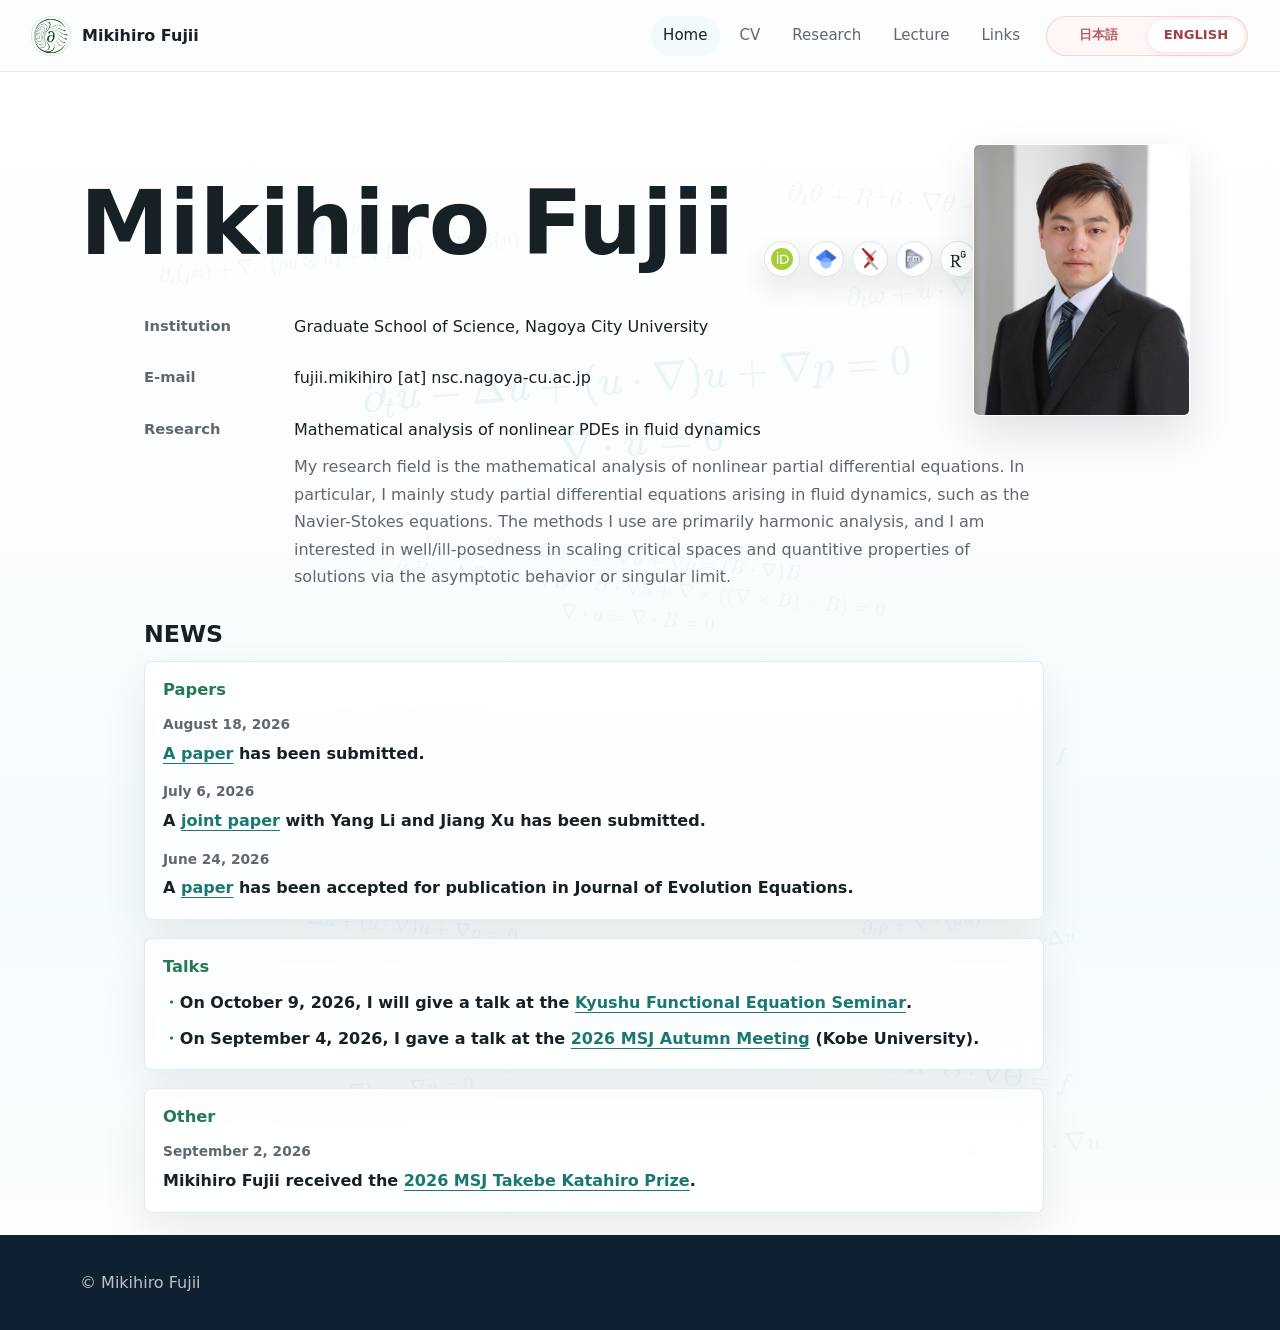
<file: index.html>
<!doctype html>
<html lang="en">
  <head>
    <meta charset="utf-8">
    <meta name="viewport" content="width=device-width, initial-scale=1">
    <title>Mikihiro Fujii | Mathematical Analysis of Nonlinear PDEs</title>
    <meta name="description" content="Mikihiro Fujii is a lecturer at Nagoya City University working on mathematical analysis of nonlinear PDEs in fluid dynamics, including the Navier-Stokes equations, Hall-MHD, and quasi-geostrophic equations.">
    <meta name="robots" content="index, follow">
    <meta name="author" content="Mikihiro Fujii">
    <meta name="keywords" content="Mikihiro Fujii, 藤井 幹大, nonlinear PDE, Navier-Stokes equations, Hall-MHD, quasi-geostrophic equation, harmonic analysis">
    <link rel="canonical" href="https://tonpuku.github.io/mikihiro-fujii-homepage/">
    <meta property="og:type" content="profile">
    <meta property="og:site_name" content="Mikihiro Fujii">
    <meta property="og:title" content="Mikihiro Fujii | Mathematical Analysis of Nonlinear PDEs">
    <meta property="og:description" content="Lecturer at Nagoya City University. Research in mathematical analysis of nonlinear PDEs in fluid dynamics, including Navier-Stokes equations, Hall-MHD, and quasi-geostrophic equations.">
    <meta property="og:url" content="https://tonpuku.github.io/mikihiro-fujii-homepage/">
    <meta property="og:image" content="https://tonpuku.github.io/mikihiro-fujii-homepage/assets/img/site-logo-512.png">
    <meta property="og:image:width" content="512">
    <meta property="og:image:height" content="512">
    <meta property="og:locale" content="en_US">
    <meta property="og:locale:alternate" content="ja_JP">
    <meta name="twitter:card" content="summary">
    <meta name="twitter:title" content="Mikihiro Fujii | Mathematical Analysis of Nonlinear PDEs">
    <meta name="twitter:description" content="Lecturer at Nagoya City University. Research in mathematical analysis of nonlinear PDEs in fluid dynamics.">
    <meta name="twitter:image" content="https://tonpuku.github.io/mikihiro-fujii-homepage/assets/img/site-logo-512.png">
    <link rel="icon" type="image/png" href="assets/img/favicon.png">
    <link rel="apple-touch-icon" href="assets/img/apple-touch-icon.png">
    <script type="application/ld+json">
      {
        "@context": "https://schema.org",
        "@graph": [
          {
            "@type": "WebSite",
            "@id": "https://tonpuku.github.io/mikihiro-fujii-homepage/#website",
            "name": "Mikihiro Fujii",
            "url": "https://tonpuku.github.io/mikihiro-fujii-homepage/",
            "logo": "https://tonpuku.github.io/mikihiro-fujii-homepage/assets/img/site-logo-512.png",
            "inLanguage": ["en", "ja"]
          },
          {
            "@type": "Person",
            "@id": "https://tonpuku.github.io/mikihiro-fujii-homepage/#person",
            "name": "Mikihiro Fujii",
            "alternateName": "藤井 幹大",
            "url": "https://tonpuku.github.io/mikihiro-fujii-homepage/",
            "image": "https://tonpuku.github.io/mikihiro-fujii-homepage/assets/img/site-logo-512.png",
            "jobTitle": "Lecturer",
            "affiliation": {
              "@type": "CollegeOrUniversity",
              "name": "Nagoya City University",
              "url": "https://www.nagoya-cu.ac.jp/english/"
            },
            "alumniOf": {
              "@type": "CollegeOrUniversity",
              "name": "Kyushu University",
              "url": "https://www.kyushu-u.ac.jp/en/"
            },
            "knowsAbout": [
              "Mathematical analysis of nonlinear partial differential equations",
              "Navier-Stokes equations",
              "Hall-MHD system",
              "Quasi-geostrophic equation",
              "Harmonic analysis",
              "Scaling critical spaces"
            ],
            "sameAs": [
              "https://orcid.org/0000-0003-3677-2814",
              "https://scholar.google.com/citations?user=eAaRX4wAAAAJ&hl=en",
              "https://arxiv.org/search/math?query=Mikihiro+Fujii&searchtype=author&abstracts=hide&order=-announced_date_first&size=50",
              "https://researchmap.jp/mikihirofujii",
              "https://www.researchgate.net/profile/Mikihiro-Fujii"
            ]
          }
        ]
      }
    </script>
    <link rel="stylesheet" href="assets/vendor/katex/katex.min.css">
    <link rel="stylesheet" href="assets/css/styles.css?v=20260823-1">
    <script defer src="assets/vendor/katex/katex.min.js"></script>
    <script defer src="assets/vendor/katex/auto-render.min.js"></script>
    <script defer src="assets/js/analytics.js?v=20260614-1"></script>
    <script defer src="assets/js/news.js?v=20260905-1"></script>
    <script defer src="assets/js/site.js?v=20260904-1"></script>
  </head>
  <body>
    <header class="site-header">
      <a class="brand" href="index.html"><span class="brand-mark"><img src="assets/img/site-logo-512.png" alt="" width="38" height="38"></span><span>Mikihiro Fujii</span></a>
      <div class="header-actions">
        <nav class="site-nav" aria-label="Primary navigation">
          <a href="index.html" data-i18n="common.nav.home">Home</a>
          <a href="cv.html" data-i18n="common.nav.cv">CV</a>
          <a href="research.html" data-i18n="common.nav.research">Research</a>
          <a href="lecture.html" data-i18n="common.nav.lecture">Lecture</a>
          <a href="links.html" data-i18n="common.nav.links">Links</a>
        </nav>
        <div class="language-toggle" role="group" aria-label="Language" data-i18n-label="common.language">
          <button type="button" data-lang-option="ja" data-short-label="JA" aria-pressed="false">日本語</button>
          <button type="button" data-lang-option="en" data-short-label="EN" aria-pressed="true">ENGLISH</button>
        </div>
      </div>
    </header>

    <main class="home-page">
      <div class="home-formula-bg" aria-hidden="true">
        <div class="formula-field">
          <div class="formula-tile formula-tile-system formula-tile-half" style="--row: 1 / 3; --c: 1 / 7; --r: -6deg;">$$\begin{gathered}\partial_t \rho+\nabla\cdot(\rho u)=0\\ \partial_t(\rho u)+\nabla\cdot(\rho u\otimes u)+\nabla P(\rho)=\operatorname{div}\mathbb S(u)\end{gathered}$$</div>
          <div class="formula-tile formula-tile-half" style="--row: 1; --c: 7 / 13; --r: 4deg;">$$\partial_t\theta+R^\perp\theta\cdot\nabla\theta+\kappa\Lambda^\alpha\theta=f$$</div>

          <div class="formula-tile formula-tile-half" style="--row: 2; --c: 7 / 13; --r: -5deg;">$$\partial_t\omega+u\cdot\nabla\omega=0$$</div>

          <div class="formula-tile formula-tile-main formula-tile-long" style="--row: 3 / 5; --c: 2 / 12; --r: -4deg;">$$\begin{gathered}\partial_t u-\Delta u+(u\cdot\nabla)u+\nabla p=0\\ \nabla \cdot u = 0\end{gathered}$$</div>

          <div class="formula-tile formula-tile-system formula-tile-long" style="--row: 5 / 7; --c: 1 / 13; --r: 5deg;">$$\begin{gathered}\partial_t u-\Delta u+u\cdot\nabla u+\nabla p=(B\cdot\nabla)B\\ \partial_tB-\Delta B+u\cdot\nabla B-B\cdot\nabla u+\nabla\times((\nabla\times B)\times B)=0\\ \nabla\cdot u=\nabla\cdot B=0\end{gathered}$$</div>

          <div class="formula-tile formula-tile-system formula-tile-half" style="--row: 7 / 9; --c: 1 / 7; --r: -5deg;">$$\begin{gathered}\partial_t v-\Delta_{\rm h}v+v\cdot\nabla v+\nabla p=N\theta e_3\\ \partial_t\theta-\Delta_{\rm h}\theta+v\cdot\nabla\theta=-Nv_3\\ \nabla\cdot v=0\end{gathered}$$</div>
          <div class="formula-tile formula-tile-system formula-tile-half" style="--row: 7 / 9; --c: 7 / 13; --r: 4deg;">$$\begin{gathered}-\Delta U+(U\cdot\nabla)U+\nabla P=f\\ \nabla \cdot U = 0\end{gathered}$$</div>

          <div class="formula-tile formula-tile-system formula-tile-half" style="--row: 9 / 11; --c: 1 / 7; --r: 5deg;">$$\begin{gathered}\partial_tu+\Omega e_3\times u-\Delta u+(u\cdot\nabla)u+\nabla p=0\\ \nabla\cdot u=0\end{gathered}$$</div>
          <div class="formula-tile formula-tile-system formula-tile-half" style="--row: 9 / 11; --c: 7 / 13; --r: -6deg;">$$\begin{gathered}\partial_t \rho+\nabla\cdot(\rho u)=0\\ \varepsilon^2(\partial_tu+u\cdot\nabla u)+\nabla\rho=\varepsilon\nu\Delta u\end{gathered}$$</div>

          <div class="formula-tile formula-tile-system formula-tile-half" style="--row: 11 / 13; --c: 1 / 7; --r: -4deg;">$$\begin{gathered}\partial_t u-\Delta_{\rm h}u+(u\cdot\nabla)u+\nabla p=0\\ \nabla\cdot u=0\end{gathered}$$</div>
          <div class="formula-tile formula-tile-half" style="--row: 11; --c: 7 / 13; --r: 7deg;">$$\kappa\Lambda^\alpha\Theta+R^\perp\Theta\cdot\nabla\Theta=f$$</div>

          <div class="formula-tile formula-tile-half" style="--row: 12; --c: 7 / 13; --r: -5deg;">$$\partial_t\omega+u\cdot\nabla\omega-\Delta\omega=\omega\cdot\nabla u$$</div>
        </div>
      </div>

      <section class="hero">
        <figure class="hero-portrait">
          <img src="assets/img/mikihiro-fujii-portrait.jpg" alt="Mikihiro Fujii">
        </figure>
        <div class="hero-copy">
          <div class="hero-name-row">
            <h1 data-i18n="home.name">Mikihiro Fujii</h1>
            <nav class="academic-profile-links" aria-label="Academic profile links">
              <a class="academic-profile-link academic-profile-link-orcid" href="https://orcid.org/0000-0003-3677-2814" target="_blank" rel="noopener" aria-label="ORCID" title="ORCID">
                <img src="assets/img/profile-icons/orcid.svg" alt="" width="28" height="28" decoding="async">
              </a>
              <a class="academic-profile-link academic-profile-link-scholar" href="https://scholar.google.com/citations?user=eAaRX4wAAAAJ&amp;hl=en" target="_blank" rel="noopener" aria-label="Google Scholar" title="Google Scholar">
                <img src="assets/img/profile-icons/google-scholar.ico" alt="" width="28" height="28" decoding="async">
              </a>
              <a class="academic-profile-link academic-profile-link-arxiv" href="https://arxiv.org/search/math?query=Mikihiro+Fujii&amp;searchtype=author&amp;abstracts=hide&amp;order=-announced_date_first&amp;size=50" target="_blank" rel="noopener" aria-label="arXiv" title="arXiv">
                <img src="assets/img/profile-icons/arxiv.png" alt="" width="26" height="26" decoding="async">
              </a>
              <a class="academic-profile-link academic-profile-link-researchmap" href="https://researchmap.jp/mikihirofujii" target="_blank" rel="noopener" aria-label="researchmap" title="researchmap">
                <img src="assets/img/profile-icons/researchmap.gif" alt="" width="22" height="22" decoding="async">
              </a>
              <a class="academic-profile-link academic-profile-link-researchgate" href="https://www.researchgate.net/profile/Mikihiro-Fujii" target="_blank" rel="noopener" aria-label="ResearchGate" title="ResearchGate">
                <img src="assets/img/profile-icons/researchgate.ico" alt="" width="28" height="28" decoding="async">
              </a>
            </nav>
          </div>
          <div id="profile-heading" class="profile-section hero-profile" aria-label="Profile">
            <div class="info-list">
            <div class="info-row">
              <div class="info-label" data-i18n="home.institution">Institution</div>
              <div class="info-value" data-i18n="home.institution.value">Graduate School of Science, Nagoya City University</div>
            </div>
            <div class="info-row">
              <div class="info-label" data-i18n="home.email">E-mail</div>
              <div class="info-value"><span class="email-obfuscated">fujii.mikihiro [at] nsc.nagoya-cu.ac.jp</span></div>
            </div>
            <div class="info-row">
              <div class="info-label" data-i18n="home.research">Research</div>
              <div class="info-value">
                <p class="info-summary" data-i18n="home.research.value">Mathematical analysis of nonlinear PDEs in fluid dynamics</p>
                <p class="profile-research-text" data-i18n="home.research.detail">My research field is the mathematical analysis of nonlinear partial differential equations. In particular, I mainly study partial differential equations arising in fluid dynamics, such as the Navier-Stokes equations. The methods I use are primarily harmonic analysis, and I am interested in well/ill-posedness in scaling critical spaces and quantitive properties of solutions via the asymptotic behavior or singular limit.</p>
              </div>
            </div>
          </div>
          <section class="home-news-section" aria-labelledby="home-news-title">
            <div class="home-news-header">
              <h2 id="home-news-title" data-i18n="home.news.title">NEWS</h2>
            </div>
            <div class="news-groups" data-news-groups></div>
          </section>
        </div>
        </div>
      </section>

    </main>

    <footer class="site-footer">
      <div class="site-footer-inner">
        <span>&copy; Mikihiro Fujii</span>
      </div>
    </footer>
  </body>
</html>
</file>
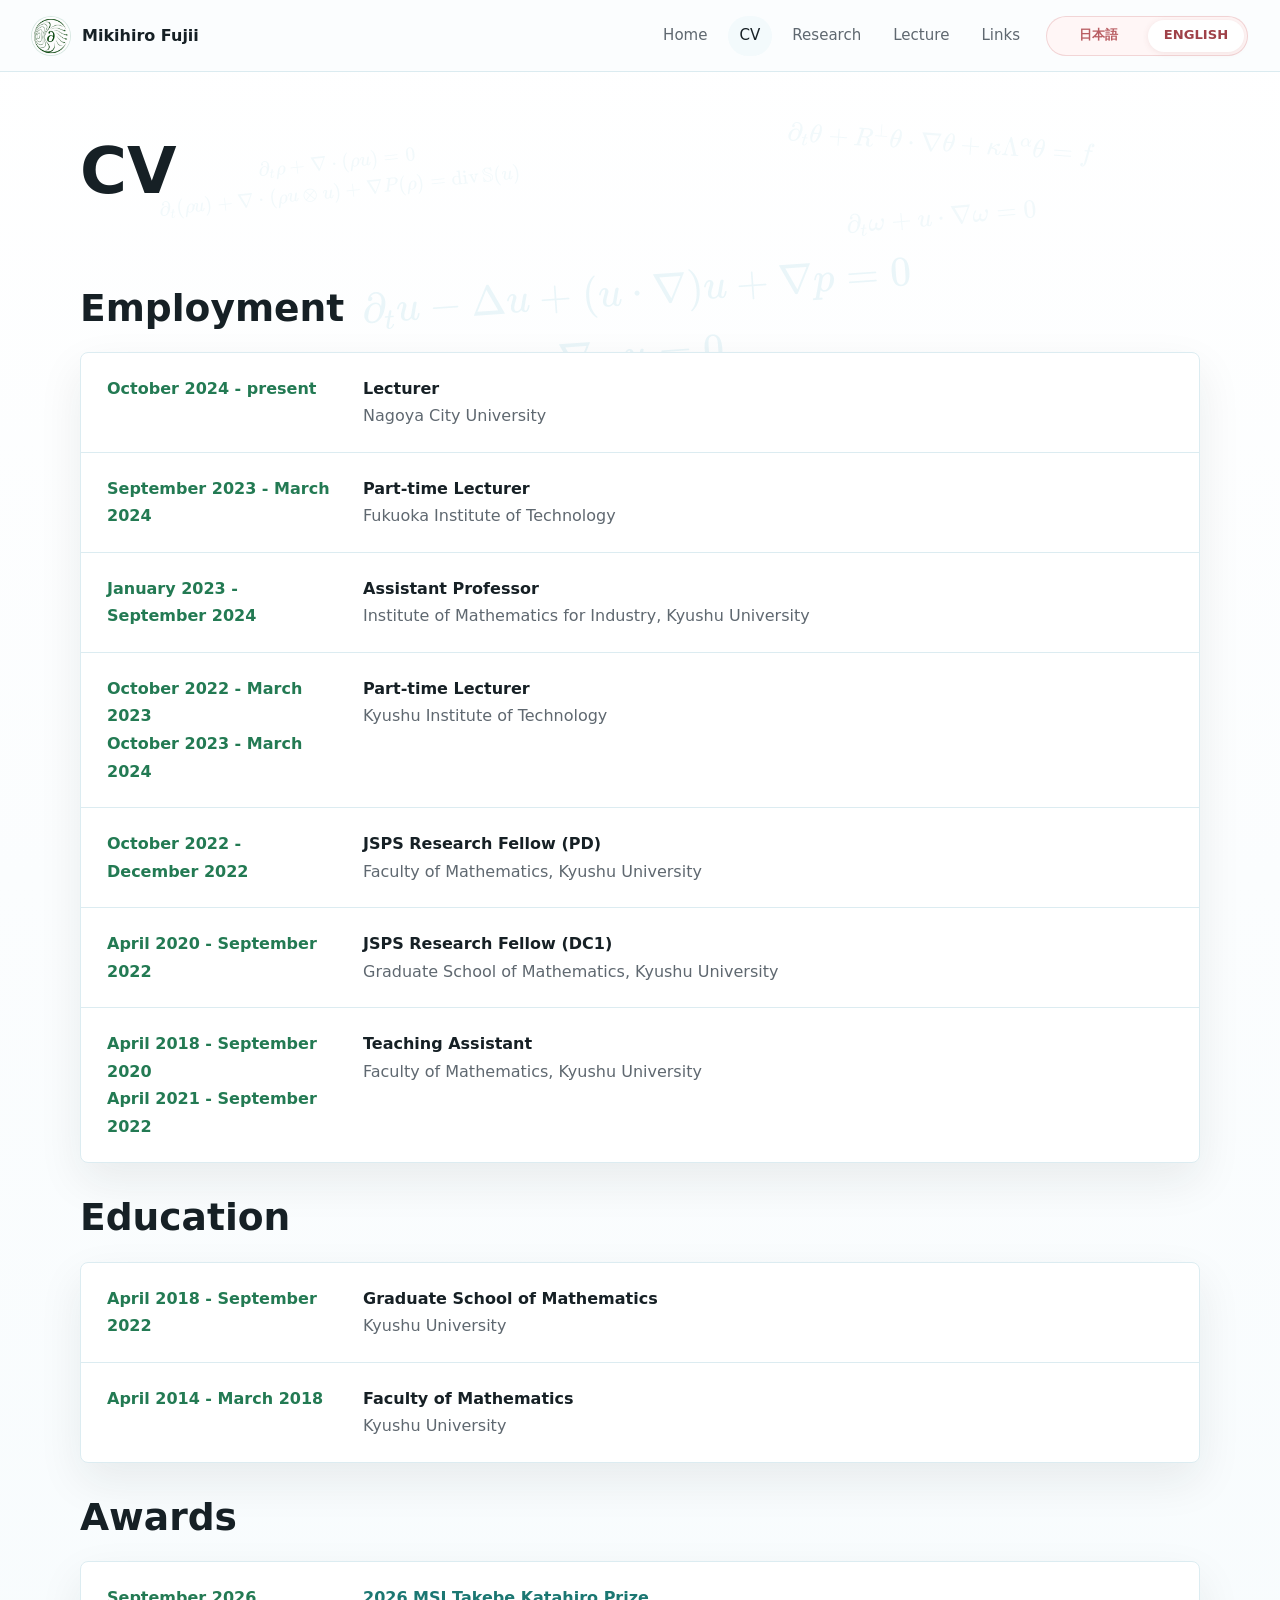
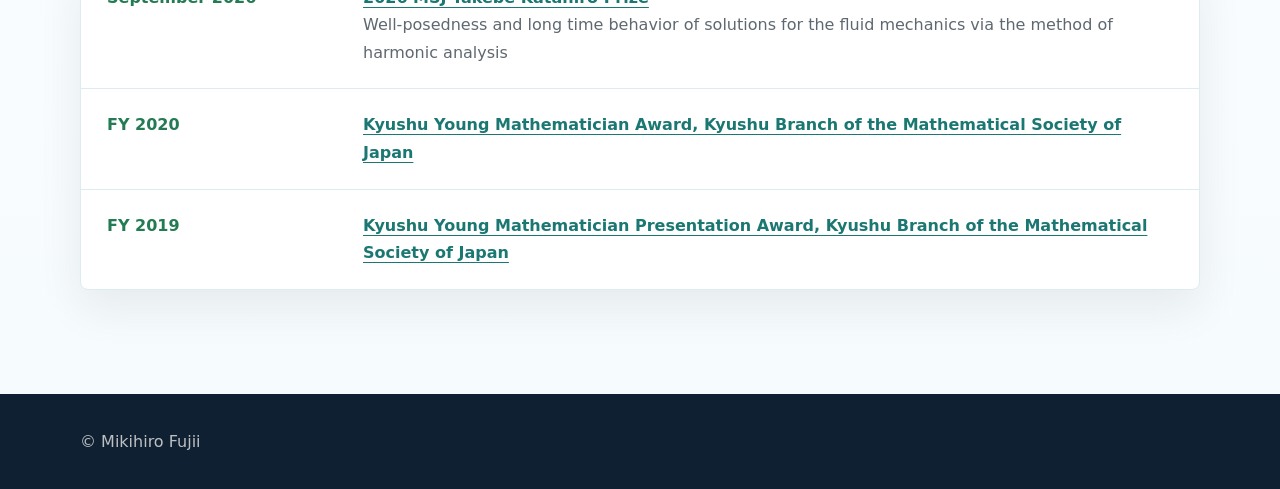
<file: cv.html>
<!doctype html>
<html lang="en">
  <head>
    <meta charset="utf-8">
    <meta name="viewport" content="width=device-width, initial-scale=1">
    <title>CV | Mikihiro Fujii</title>
    <meta name="description" content="Curriculum vitae, employment history, education, grants, and academic awards of Mikihiro Fujii, lecturer at Nagoya City University.">
    <meta name="robots" content="index, follow">
    <meta name="author" content="Mikihiro Fujii">
    <link rel="canonical" href="https://tonpuku.github.io/mikihiro-fujii-homepage/cv.html">
    <meta property="og:type" content="website">
    <meta property="og:site_name" content="Mikihiro Fujii">
    <meta property="og:title" content="CV | Mikihiro Fujii">
    <meta property="og:description" content="Curriculum vitae, employment history, education, grants, and academic awards of Mikihiro Fujii.">
    <meta property="og:url" content="https://tonpuku.github.io/mikihiro-fujii-homepage/cv.html">
    <meta property="og:image" content="https://tonpuku.github.io/mikihiro-fujii-homepage/assets/img/site-logo-512.png">
    <meta property="og:image:width" content="512">
    <meta property="og:image:height" content="512">
    <meta property="og:locale" content="en_US">
    <meta property="og:locale:alternate" content="ja_JP">
    <meta name="twitter:card" content="summary">
    <meta name="twitter:title" content="CV | Mikihiro Fujii">
    <meta name="twitter:description" content="Curriculum vitae of Mikihiro Fujii.">
    <meta name="twitter:image" content="https://tonpuku.github.io/mikihiro-fujii-homepage/assets/img/site-logo-512.png">
    <link rel="icon" type="image/png" href="assets/img/favicon.png">
    <link rel="apple-touch-icon" href="assets/img/apple-touch-icon.png">
    <link rel="stylesheet" href="assets/vendor/katex/katex.min.css">
    <link rel="stylesheet" href="assets/css/styles.css?v=20260823-1">
    <script defer src="assets/vendor/katex/katex.min.js"></script>
    <script defer src="assets/vendor/katex/auto-render.min.js"></script>
    <script defer src="assets/js/analytics.js?v=20260614-1"></script>
    <script defer src="assets/js/site.js?v=20260904-1"></script>
  </head>
  <body>
    <header class="site-header">
      <a class="brand" href="index.html"><span class="brand-mark"><img src="assets/img/site-logo-512.png" alt="" width="38" height="38"></span><span>Mikihiro Fujii</span></a>
      <div class="header-actions">
        <nav class="site-nav" aria-label="Primary navigation">
          <a href="index.html" data-i18n="common.nav.home">Home</a>
          <a href="cv.html" data-i18n="common.nav.cv">CV</a>
          <a href="research.html" data-i18n="common.nav.research">Research</a>
          <a href="lecture.html" data-i18n="common.nav.lecture">Lecture</a>
          <a href="links.html" data-i18n="common.nav.links">Links</a>
        </nav>
        <div class="language-toggle" role="group" aria-label="Language" data-i18n-label="common.language">
          <button type="button" data-lang-option="ja" data-short-label="JA" aria-pressed="false">日本語</button>
          <button type="button" data-lang-option="en" data-short-label="EN" aria-pressed="true">ENGLISH</button>
        </div>
      </div>
    </header>

    <main>
      <section class="page-title">
        <h1 data-i18n="cv.title">CV</h1>
      </section>

      <section class="section cv-stack compact">
        <section class="cv-panel">
          <h2 data-i18n="cv.employment">Employment</h2>
          <div class="timeline" style="margin-top: 22px;">
            <div class="timeline-row">
              <div class="timeline-date" data-i18n="cv.date.2024-10.present">October 2024 - present</div>
              <div class="timeline-body"><strong data-i18n="cv.role.lecturer">Lecturer</strong><span data-i18n="cv.affiliation.ncu">Nagoya City University</span></div>
            </div>
            <div class="timeline-row">
              <div class="timeline-date" data-i18n="cv.date.2023-09.2024-03">September 2023 - March 2024</div>
              <div class="timeline-body"><strong data-i18n="cv.role.partTime">Part-time Lecturer</strong><span data-i18n="cv.affiliation.fit">Fukuoka Institute of Technology</span></div>
            </div>
            <div class="timeline-row">
              <div class="timeline-date" data-i18n="cv.date.2023-01.2024-09">January 2023 - September 2024</div>
              <div class="timeline-body"><strong data-i18n="cv.role.assistantProfessor">Assistant Professor</strong><span data-i18n="cv.affiliation.imiKyushu">Institute of Mathematics for Industry, Kyushu University</span></div>
            </div>
            <div class="timeline-row">
              <div class="timeline-date"><span data-i18n="cv.date.2022-10.2023-03">October 2022 - March 2023</span><br><span data-i18n="cv.date.2023-10.2024-03">October 2023 - March 2024</span></div>
              <div class="timeline-body"><strong data-i18n="cv.role.partTime">Part-time Lecturer</strong><span data-i18n="cv.affiliation.kyutech">Kyushu Institute of Technology</span></div>
            </div>
            <div class="timeline-row">
              <div class="timeline-date" data-i18n="cv.date.2022-10.2022-12">October 2022 - December 2022</div>
              <div class="timeline-body"><strong data-i18n="cv.role.jspsPd">JSPS Research Fellow (PD)</strong><span data-i18n="cv.affiliation.kyushuFacultyMath">Faculty of Mathematics, Kyushu University</span></div>
            </div>
            <div class="timeline-row">
              <div class="timeline-date" data-i18n="cv.date.2020-04.2022-09">April 2020 - September 2022</div>
              <div class="timeline-body"><strong data-i18n="cv.role.jspsDc">JSPS Research Fellow (DC1)</strong><span data-i18n="cv.affiliation.kyushuGraduateMath">Graduate School of Mathematics, Kyushu University</span></div>
            </div>
            <div class="timeline-row">
              <div class="timeline-date"><span data-i18n="cv.date.2018-04.2020-09">April 2018 - September 2020</span><br><span data-i18n="cv.date.2021-04.2022-09">April 2021 - September 2022</span></div>
              <div class="timeline-body"><strong data-i18n="cv.role.ta">Teaching Assistant</strong><span data-i18n="cv.affiliation.kyushuFacultyMath">Faculty of Mathematics, Kyushu University</span></div>
            </div>
          </div>
        </section>

        <section class="cv-panel">
          <h2 data-i18n="cv.education">Education</h2>
          <div class="timeline" style="margin-top: 22px;">
            <div class="timeline-row">
              <div class="timeline-date" data-i18n="cv.date.2018-04.2022-09">April 2018 - September 2022</div>
              <div class="timeline-body"><strong data-i18n="cv.education.graduateMath">Graduate School of Mathematics</strong><span data-i18n="cv.affiliation.kyushuUniversity">Kyushu University</span></div>
            </div>
            <div class="timeline-row">
              <div class="timeline-date" data-i18n="cv.date.2014-04.2018-03">April 2014 - March 2018</div>
              <div class="timeline-body"><strong data-i18n="cv.education.undergraduateMath">Faculty of Mathematics</strong><span data-i18n="cv.affiliation.kyushuUniversity">Kyushu University</span></div>
            </div>
          </div>
        </section>

        <section class="cv-panel">
          <h2 data-i18n="cv.awards">Awards</h2>
          <div class="timeline" style="margin-top: 22px;">
            <div class="timeline-row">
              <div class="timeline-date" data-i18n="cv.date.2026-09">September 2026</div>
              <div class="timeline-body">
                <strong><a href="https://www.mathsoc.jp/en/publicity/takebe2026-en.html" data-i18n="cv.award.takebe" data-i18n-href="cv.award.takebe.url">2026 MSJ Takebe Katahiro Prize</a></strong>
                <span data-i18n="cv.award.takebe.achievement">Well-posedness and long time behavior of solutions for the fluid mechanics via the method of harmonic analysis</span>
              </div>
            </div>
            <div class="timeline-row">
              <div class="timeline-date" data-i18n="cv.date.fy2020">FY 2020</div>
              <div class="timeline-body">
                <strong><a href="https://www2.math.kyushu-u.ac.jp/~hiroshima/young.html" data-i18n="cv.award.kyushuYoungMathematician">Kyushu Young Mathematician Award, Kyushu Branch of the Mathematical Society of Japan</a></strong>
              </div>
            </div>
            <div class="timeline-row">
              <div class="timeline-date" data-i18n="cv.date.fy2019">FY 2019</div>
              <div class="timeline-body">
                <strong><a href="https://www2.math.kyushu-u.ac.jp/~hiroshima/young.html" data-i18n="cv.award.kyushuYoungPresentation">Kyushu Young Mathematician Presentation Award, Kyushu Branch of the Mathematical Society of Japan</a></strong>
              </div>
            </div>
          </div>
        </section>
      </section>
    </main>

    <footer class="site-footer">
      <div class="site-footer-inner">
        <span>&copy; Mikihiro Fujii</span>
      </div>
    </footer>
  </body>
</html>
</file>
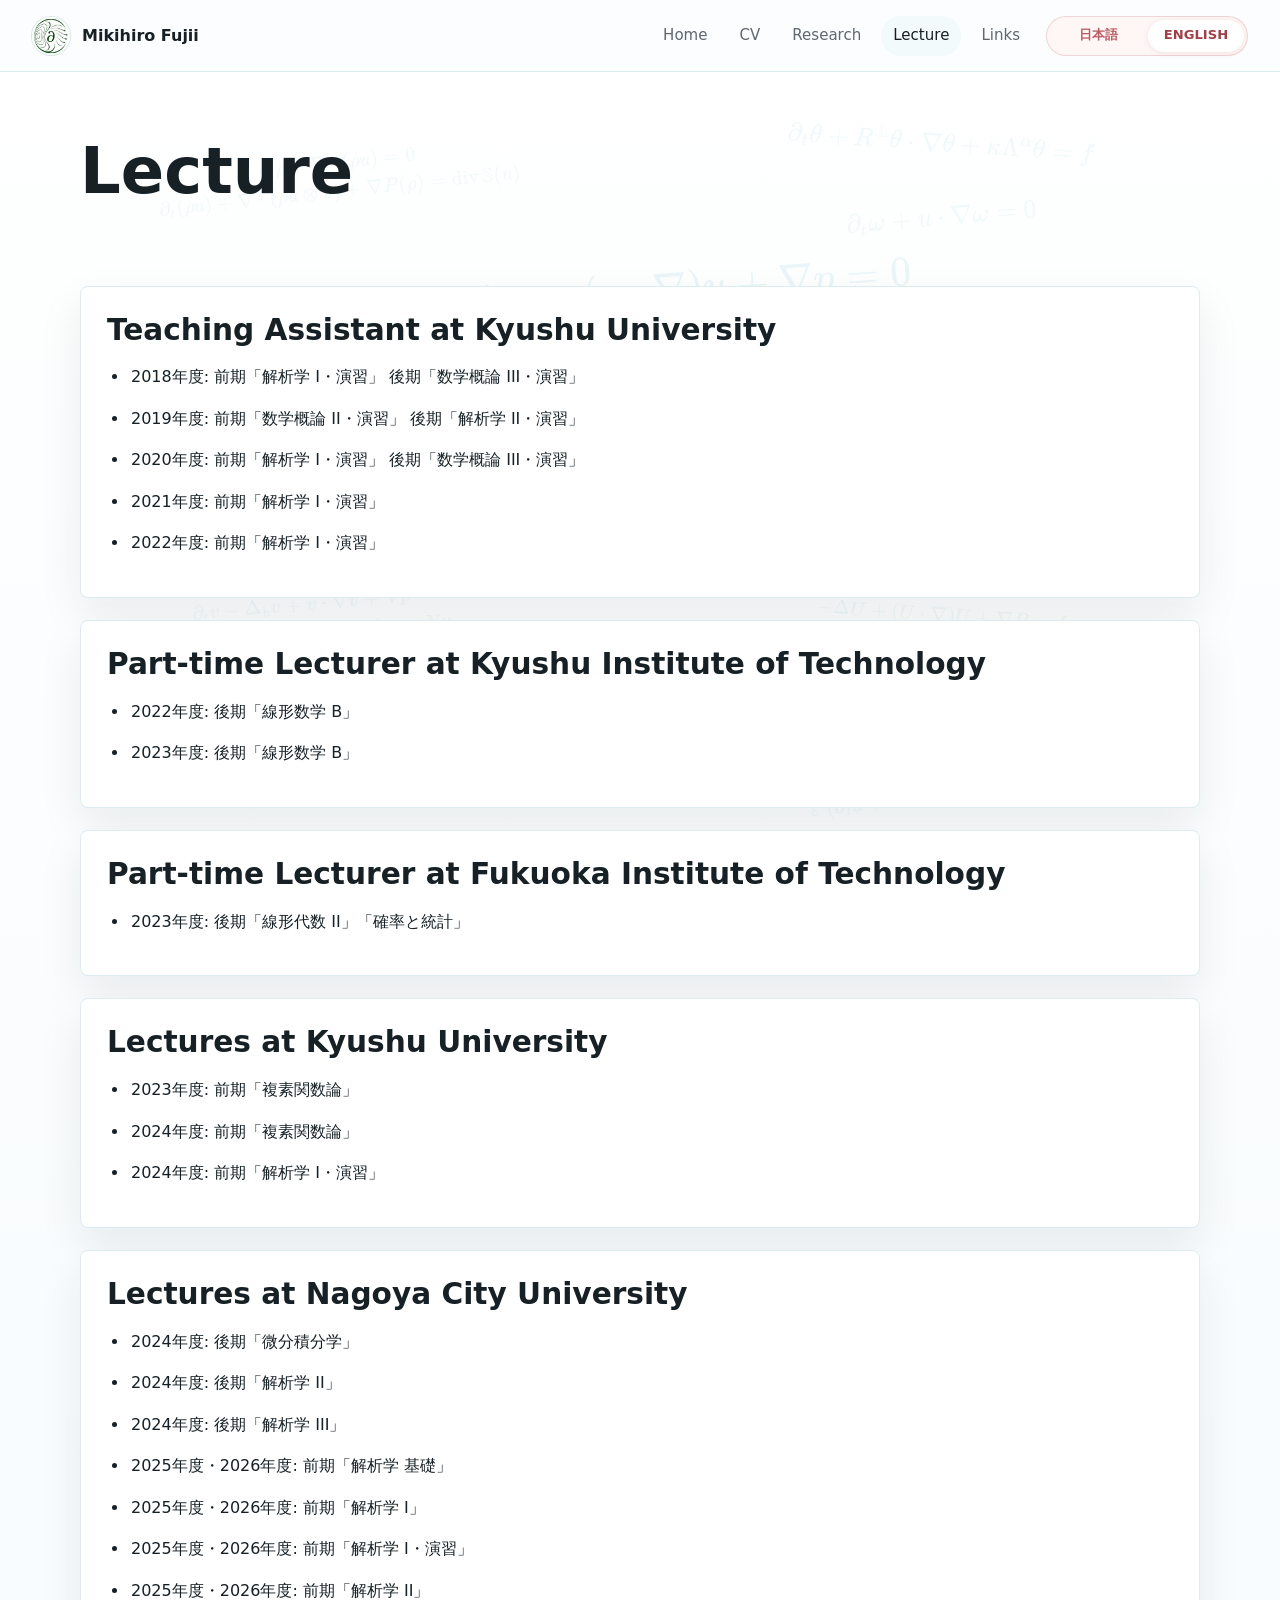
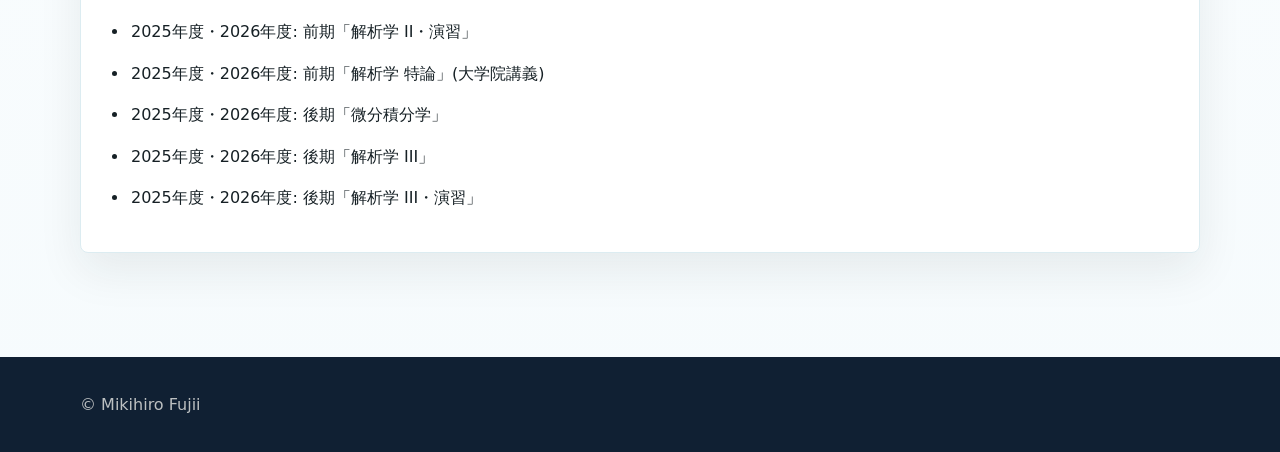
<file: lecture.html>
<!doctype html>
<html lang="ja">
  <head>
    <meta charset="utf-8">
    <meta name="viewport" content="width=device-width, initial-scale=1">
    <title>Lecture | Mikihiro Fujii</title>
    <meta name="description" content="Teaching activities and lecture records of Mikihiro Fujii at Nagoya City University, Kyushu University, Kyushu Institute of Technology, and Fukuoka Institute of Technology.">
    <meta name="robots" content="index, follow">
    <meta name="author" content="Mikihiro Fujii">
    <link rel="canonical" href="https://tonpuku.github.io/mikihiro-fujii-homepage/lecture.html">
    <meta property="og:type" content="website">
    <meta property="og:site_name" content="Mikihiro Fujii">
    <meta property="og:title" content="Lecture | Mikihiro Fujii">
    <meta property="og:description" content="Teaching activities and lecture records of Mikihiro Fujii.">
    <meta property="og:url" content="https://tonpuku.github.io/mikihiro-fujii-homepage/lecture.html">
    <meta property="og:image" content="https://tonpuku.github.io/mikihiro-fujii-homepage/assets/img/site-logo-512.png">
    <meta property="og:image:width" content="512">
    <meta property="og:image:height" content="512">
    <meta property="og:locale" content="en_US">
    <meta property="og:locale:alternate" content="ja_JP">
    <meta name="twitter:card" content="summary">
    <meta name="twitter:title" content="Lecture | Mikihiro Fujii">
    <meta name="twitter:description" content="Teaching activities and lecture records of Mikihiro Fujii.">
    <meta name="twitter:image" content="https://tonpuku.github.io/mikihiro-fujii-homepage/assets/img/site-logo-512.png">
    <link rel="icon" type="image/png" href="assets/img/favicon.png">
    <link rel="apple-touch-icon" href="assets/img/apple-touch-icon.png">
    <link rel="stylesheet" href="assets/vendor/katex/katex.min.css">
    <link rel="stylesheet" href="assets/css/styles.css?v=20260823-1">
    <script defer src="assets/vendor/katex/katex.min.js"></script>
    <script defer src="assets/vendor/katex/auto-render.min.js"></script>
    <script defer src="assets/js/analytics.js?v=20260614-1"></script>
    <script defer src="assets/js/site.js?v=20260904-1"></script>
  </head>
  <body>
    <header class="site-header">
      <a class="brand" href="index.html"><span class="brand-mark"><img src="assets/img/site-logo-512.png" alt="" width="38" height="38"></span><span>Mikihiro Fujii</span></a>
      <div class="header-actions">
        <nav class="site-nav" aria-label="Primary navigation">
          <a href="index.html" data-i18n="common.nav.home">Home</a>
          <a href="cv.html" data-i18n="common.nav.cv">CV</a>
          <a href="research.html" data-i18n="common.nav.research">Research</a>
          <a href="lecture.html" data-i18n="common.nav.lecture">Lecture</a>
          <a href="links.html" data-i18n="common.nav.links">Links</a>
        </nav>
        <div class="language-toggle" role="group" aria-label="Language" data-i18n-label="common.language">
          <button type="button" data-lang-option="ja" data-short-label="JA" aria-pressed="false">日本語</button>
          <button type="button" data-lang-option="en" data-short-label="EN" aria-pressed="true">ENGLISH</button>
        </div>
      </div>
    </header>

    <main>
      <section class="page-title">
        <h1 data-i18n="lecture.title">Lecture</h1>
      </section>

      <section class="section compact">
        <div class="course-grid">
          <div class="course-group">
            <h2 data-i18n="lecture.kyushuTa">九州大学におけるティーチングアシスタント (TA)</h2>
            <ul class="course-list">
              <li>2018年度: 前期「解析学 I・演習」 後期「数学概論 III・演習」</li>
              <li>2019年度: 前期「数学概論 II・演習」 後期「解析学 II・演習」</li>
              <li>2020年度: 前期「解析学 I・演習」 後期「数学概論 III・演習」</li>
              <li>2021年度: 前期「解析学 I・演習」</li>
              <li>2022年度: 前期「解析学 I・演習」</li>
            </ul>
          </div>

          <div class="course-group">
            <h2 data-i18n="lecture.kyutech">九州工業大学における非常勤講師</h2>
            <ul class="course-list">
              <li>2022年度: 後期「線形数学 B」</li>
              <li>2023年度: 後期「線形数学 B」</li>
            </ul>
          </div>

          <div class="course-group">
            <h2 data-i18n="lecture.fit">福岡工業大学における非常勤講師</h2>
            <ul class="course-list">
              <li>2023年度: 後期「線形代数 II」「確率と統計」</li>
            </ul>
          </div>

          <div class="course-group">
            <h2 data-i18n="lecture.kyushu">九州大学における講義</h2>
            <ul class="course-list">
              <li>2023年度: 前期「複素関数論」</li>
              <li>2024年度: 前期「複素関数論」</li>
              <li>2024年度: 前期「解析学 I・演習」</li>
            </ul>
          </div>

          <div class="course-group">
            <h2 data-i18n="lecture.ncu">名古屋市立大学における講義等</h2>
            <ul class="course-list">
              <li>2024年度: 後期「微分積分学」</li>
              <li>2024年度: 後期「解析学 II」</li>
              <li>2024年度: 後期「解析学 III」</li>
              <li>2025年度・2026年度: 前期「解析学 基礎」</li>
              <li>2025年度・2026年度: 前期「解析学 I」</li>
              <li>2025年度・2026年度: 前期「解析学 I・演習」</li>
              <li>2025年度・2026年度: 前期「解析学 II」</li>
              <li>2025年度・2026年度: 前期「解析学 II・演習」</li>
              <li>2025年度・2026年度: 前期「解析学 特論」(大学院講義)</li>
              <li>2025年度・2026年度: 後期「微分積分学」</li>
              <li>2025年度・2026年度: 後期「解析学 III」</li>
              <li>2025年度・2026年度: 後期「解析学 III・演習」</li>
            </ul>
          </div>
        </div>
      </section>
    </main>

    <footer class="site-footer">
      <div class="site-footer-inner">
        <span>&copy; Mikihiro Fujii</span>
      </div>
    </footer>
  </body>
</html>
</file>
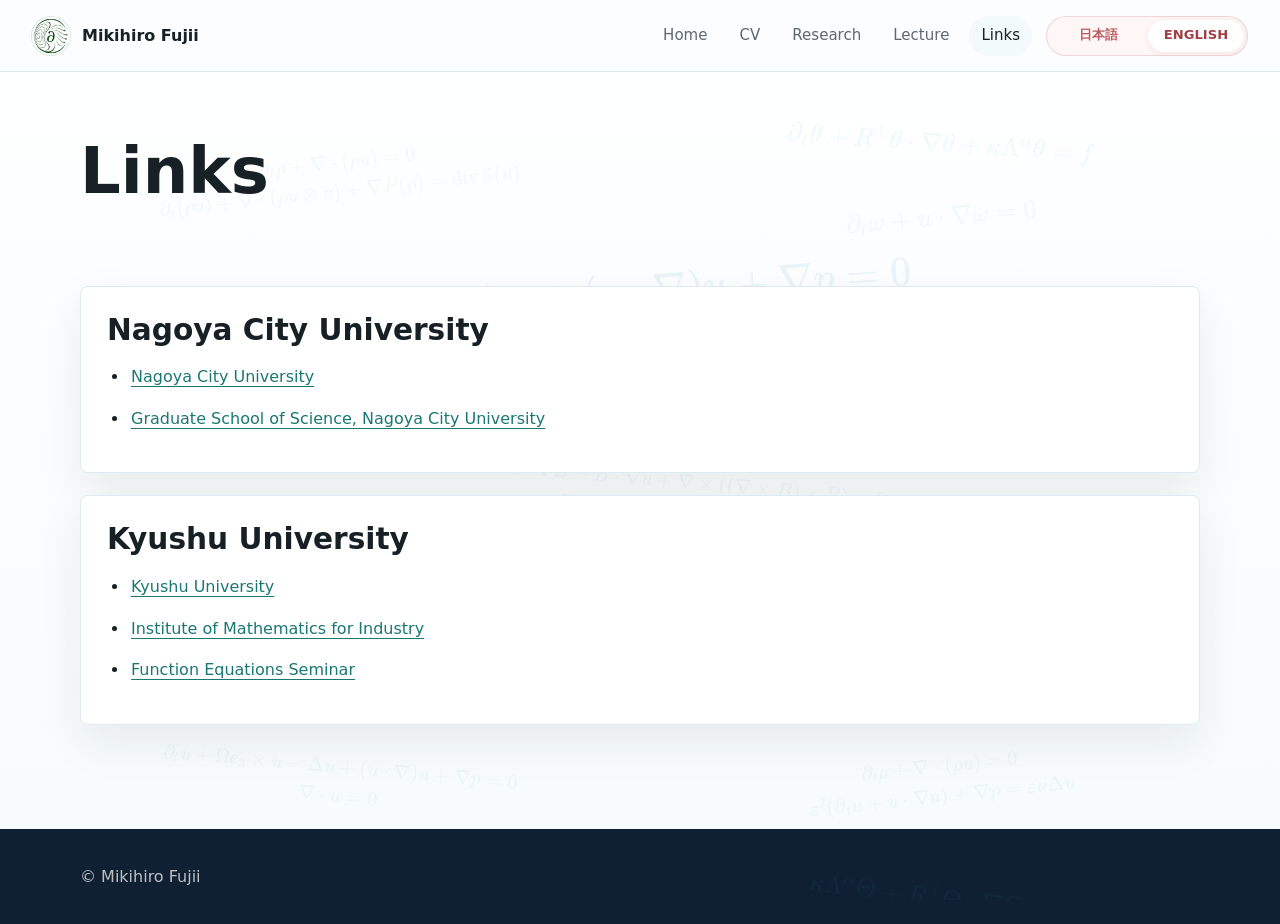
<file: links.html>
<!doctype html>
<html lang="en">
  <head>
    <meta charset="utf-8">
    <meta name="viewport" content="width=device-width, initial-scale=1">
    <title>Links | Mikihiro Fujii</title>
    <meta name="description" content="Useful academic links related to Mikihiro Fujii, Nagoya City University, Kyushu University, and mathematical analysis resources.">
    <meta name="robots" content="index, follow">
    <meta name="author" content="Mikihiro Fujii">
    <link rel="canonical" href="https://tonpuku.github.io/mikihiro-fujii-homepage/links.html">
    <meta property="og:type" content="website">
    <meta property="og:site_name" content="Mikihiro Fujii">
    <meta property="og:title" content="Links | Mikihiro Fujii">
    <meta property="og:description" content="Useful academic links related to Mikihiro Fujii, Nagoya City University, Kyushu University, and mathematical analysis resources.">
    <meta property="og:url" content="https://tonpuku.github.io/mikihiro-fujii-homepage/links.html">
    <meta property="og:image" content="https://tonpuku.github.io/mikihiro-fujii-homepage/assets/img/site-logo-512.png">
    <meta property="og:image:width" content="512">
    <meta property="og:image:height" content="512">
    <meta property="og:locale" content="en_US">
    <meta property="og:locale:alternate" content="ja_JP">
    <meta name="twitter:card" content="summary">
    <meta name="twitter:title" content="Links | Mikihiro Fujii">
    <meta name="twitter:description" content="Useful academic links related to Mikihiro Fujii.">
    <meta name="twitter:image" content="https://tonpuku.github.io/mikihiro-fujii-homepage/assets/img/site-logo-512.png">
    <link rel="icon" type="image/png" href="assets/img/favicon.png">
    <link rel="apple-touch-icon" href="assets/img/apple-touch-icon.png">
    <link rel="stylesheet" href="assets/vendor/katex/katex.min.css">
    <link rel="stylesheet" href="assets/css/styles.css?v=20260823-1">
    <script defer src="assets/vendor/katex/katex.min.js"></script>
    <script defer src="assets/vendor/katex/auto-render.min.js"></script>
    <script defer src="assets/js/analytics.js?v=20260614-1"></script>
    <script defer src="assets/js/site.js?v=20260904-1"></script>
  </head>
  <body>
    <header class="site-header">
      <a class="brand" href="index.html"><span class="brand-mark"><img src="assets/img/site-logo-512.png" alt="" width="38" height="38"></span><span>Mikihiro Fujii</span></a>
      <div class="header-actions">
        <nav class="site-nav" aria-label="Primary navigation">
          <a href="index.html" data-i18n="common.nav.home">Home</a>
          <a href="cv.html" data-i18n="common.nav.cv">CV</a>
          <a href="research.html" data-i18n="common.nav.research">Research</a>
          <a href="lecture.html" data-i18n="common.nav.lecture">Lecture</a>
          <a href="links.html" data-i18n="common.nav.links">Links</a>
        </nav>
        <div class="language-toggle" role="group" aria-label="Language" data-i18n-label="common.language">
          <button type="button" data-lang-option="ja" data-short-label="JA" aria-pressed="false">日本語</button>
          <button type="button" data-lang-option="en" data-short-label="EN" aria-pressed="true">ENGLISH</button>
        </div>
      </div>
    </header>

    <main>
      <section class="page-title">
        <h1 data-i18n="links.title">Links</h1>
      </section>

      <section class="section compact">
        <div class="link-grid">
          <div class="link-panel">
            <h2 data-i18n="links.ncu">Nagoya City University</h2>
            <ul class="link-list">
              <li><a href="https://www.nagoya-cu.ac.jp/english/">Nagoya City University</a></li>
              <li><a href="https://www.nsc.nagoya-cu.ac.jp/en/">Graduate School of Science, Nagoya City University</a></li>
            </ul>
          </div>

          <div class="link-panel">
            <h2 data-i18n="links.kyushu">Kyushu University</h2>
            <ul class="link-list">
              <li><a href="https://www.kyushu-u.ac.jp/ja/">Kyushu University</a></li>
              <li><a href="https://www.imi.kyushu-u.ac.jp">Institute of Mathematics for Industry</a></li>
              <li><a href="https://www2.math.kyushu-u.ac.jp/FE-Seminar/">Function Equations Seminar</a></li>
            </ul>
          </div>
        </div>
      </section>
    </main>

    <footer class="site-footer">
      <div class="site-footer-inner">
        <span>&copy; Mikihiro Fujii</span>
      </div>
    </footer>
  </body>
</html>
</file>
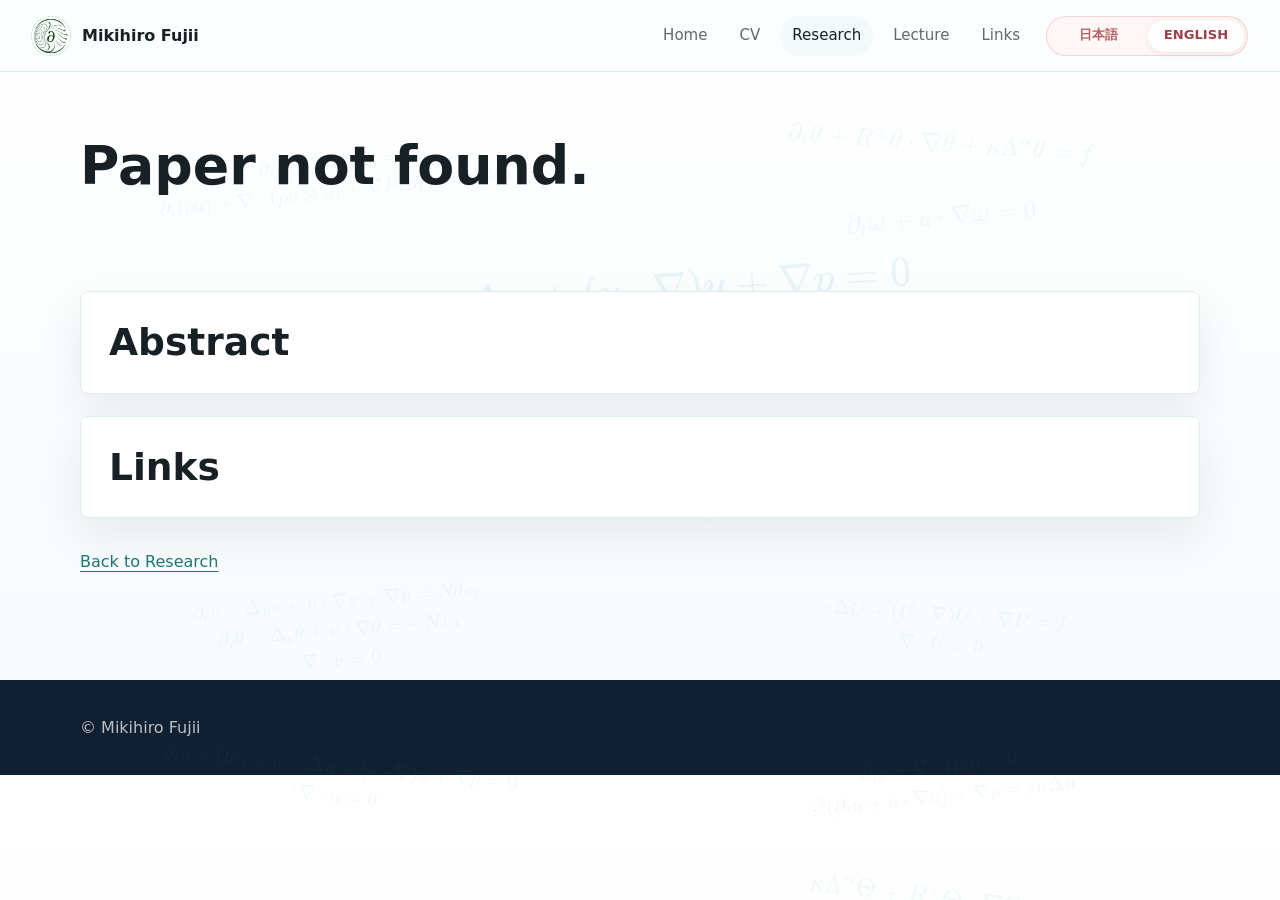
<file: paper.html>
<!doctype html>
<html lang="en">
  <head>
    <meta charset="utf-8">
    <meta name="viewport" content="width=device-width, initial-scale=1">
    <title>Paper | Mikihiro Fujii</title>
    <meta name="description" content="Paper details, abstract, arXiv or HAL link, and journal link for research papers by Mikihiro Fujii.">
    <meta name="robots" content="index, follow">
    <meta name="author" content="Mikihiro Fujii">
    <meta property="og:type" content="article">
    <meta property="og:site_name" content="Mikihiro Fujii">
    <meta property="og:title" content="Paper | Mikihiro Fujii">
    <meta property="og:description" content="Paper details, abstract, arXiv or HAL link, and journal link for research papers by Mikihiro Fujii.">
    <meta property="og:url" content="https://tonpuku.github.io/mikihiro-fujii-homepage/paper.html">
    <meta property="og:image" content="https://tonpuku.github.io/mikihiro-fujii-homepage/assets/img/site-logo-512.png">
    <meta property="og:image:width" content="512">
    <meta property="og:image:height" content="512">
    <meta property="og:locale" content="en_US">
    <meta property="og:locale:alternate" content="ja_JP">
    <meta name="twitter:card" content="summary">
    <meta name="twitter:title" content="Paper | Mikihiro Fujii">
    <meta name="twitter:description" content="Paper abstract and links for research papers by Mikihiro Fujii.">
    <meta name="twitter:image" content="https://tonpuku.github.io/mikihiro-fujii-homepage/assets/img/site-logo-512.png">
    <link rel="icon" type="image/png" href="assets/img/favicon.png">
    <link rel="apple-touch-icon" href="assets/img/apple-touch-icon.png">
    <link rel="stylesheet" href="assets/vendor/katex/katex.min.css">
    <link rel="stylesheet" href="assets/css/styles.css?v=20260823-1">
    <script defer src="assets/vendor/katex/katex.min.js"></script>
    <script defer src="assets/vendor/katex/auto-render.min.js"></script>
    <script defer src="assets/js/analytics.js?v=20260614-1"></script>
    <script defer src="assets/js/papers.js?v=20260927-1"></script>
    <script defer src="assets/js/site.js?v=20260904-1"></script>
  </head>
  <body>
    <header class="site-header">
      <a class="brand" href="index.html"><span class="brand-mark"><img src="assets/img/site-logo-512.png" alt="" width="38" height="38"></span><span>Mikihiro Fujii</span></a>
      <div class="header-actions">
        <nav class="site-nav" aria-label="Primary navigation">
          <a href="index.html" data-i18n="common.nav.home">Home</a>
          <a href="cv.html" data-i18n="common.nav.cv">CV</a>
          <a href="research.html" data-i18n="common.nav.research">Research</a>
          <a href="lecture.html" data-i18n="common.nav.lecture">Lecture</a>
          <a href="links.html" data-i18n="common.nav.links">Links</a>
        </nav>
        <div class="language-toggle" role="group" aria-label="Language" data-i18n-label="common.language">
          <button type="button" data-lang-option="ja" data-short-label="JA" aria-pressed="false">日本語</button>
          <button type="button" data-lang-option="en" data-short-label="EN" aria-pressed="true">ENGLISH</button>
        </div>
      </div>
    </header>

    <main>
      <section class="page-title paper-title-block">
        <h1 data-paper-title>Paper</h1>
        <p class="paper-detail-authors" data-paper-authors></p>
        <p class="paper-detail-journal" data-paper-journal-meta hidden></p>
      </section>

      <section class="section compact paper-detail" data-paper-detail>
        <div class="paper-detail-panel">
          <h2 data-i18n="paper.abstract" data-paper-overview-heading>Abstract</h2>
          <div class="paper-commentary" data-paper-abstract></div>
        </div>

        <div class="paper-detail-panel">
          <h2 data-i18n="paper.links">Links</h2>
          <ul class="paper-links">
            <li data-paper-preprint-row><span data-paper-preprint-label>arXiv</span>: <a data-paper-preprint-link href=""></a></li>
            <li data-paper-journal-row><span data-i18n="paper.journal">Journal</span>: <a data-paper-journal-link href=""></a></li>
          </ul>
        </div>

        <p class="paper-back"><a href="research.html" data-i18n="paper.back">Back to Research</a></p>
      </section>
    </main>

    <footer class="site-footer">
      <div class="site-footer-inner">
        <span>&copy; Mikihiro Fujii</span>
      </div>
    </footer>
  </body>
</html>
</file>
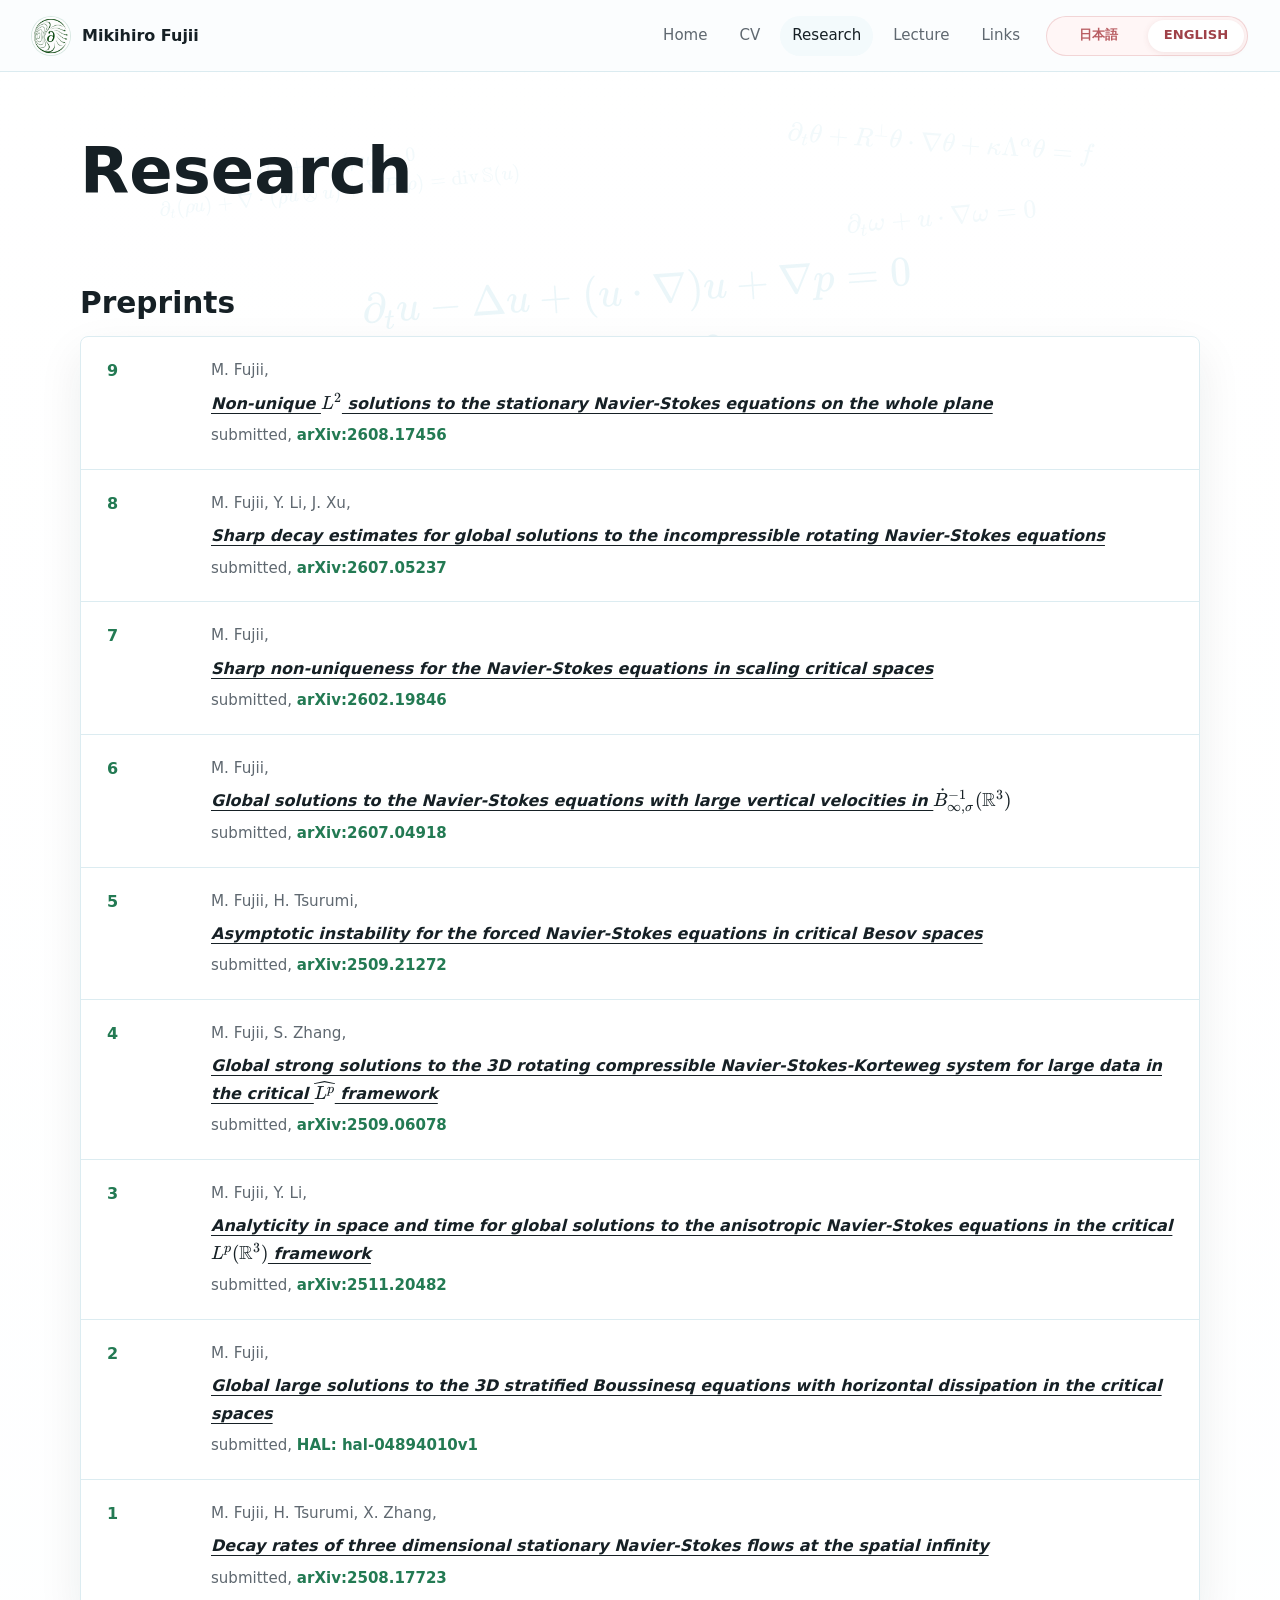
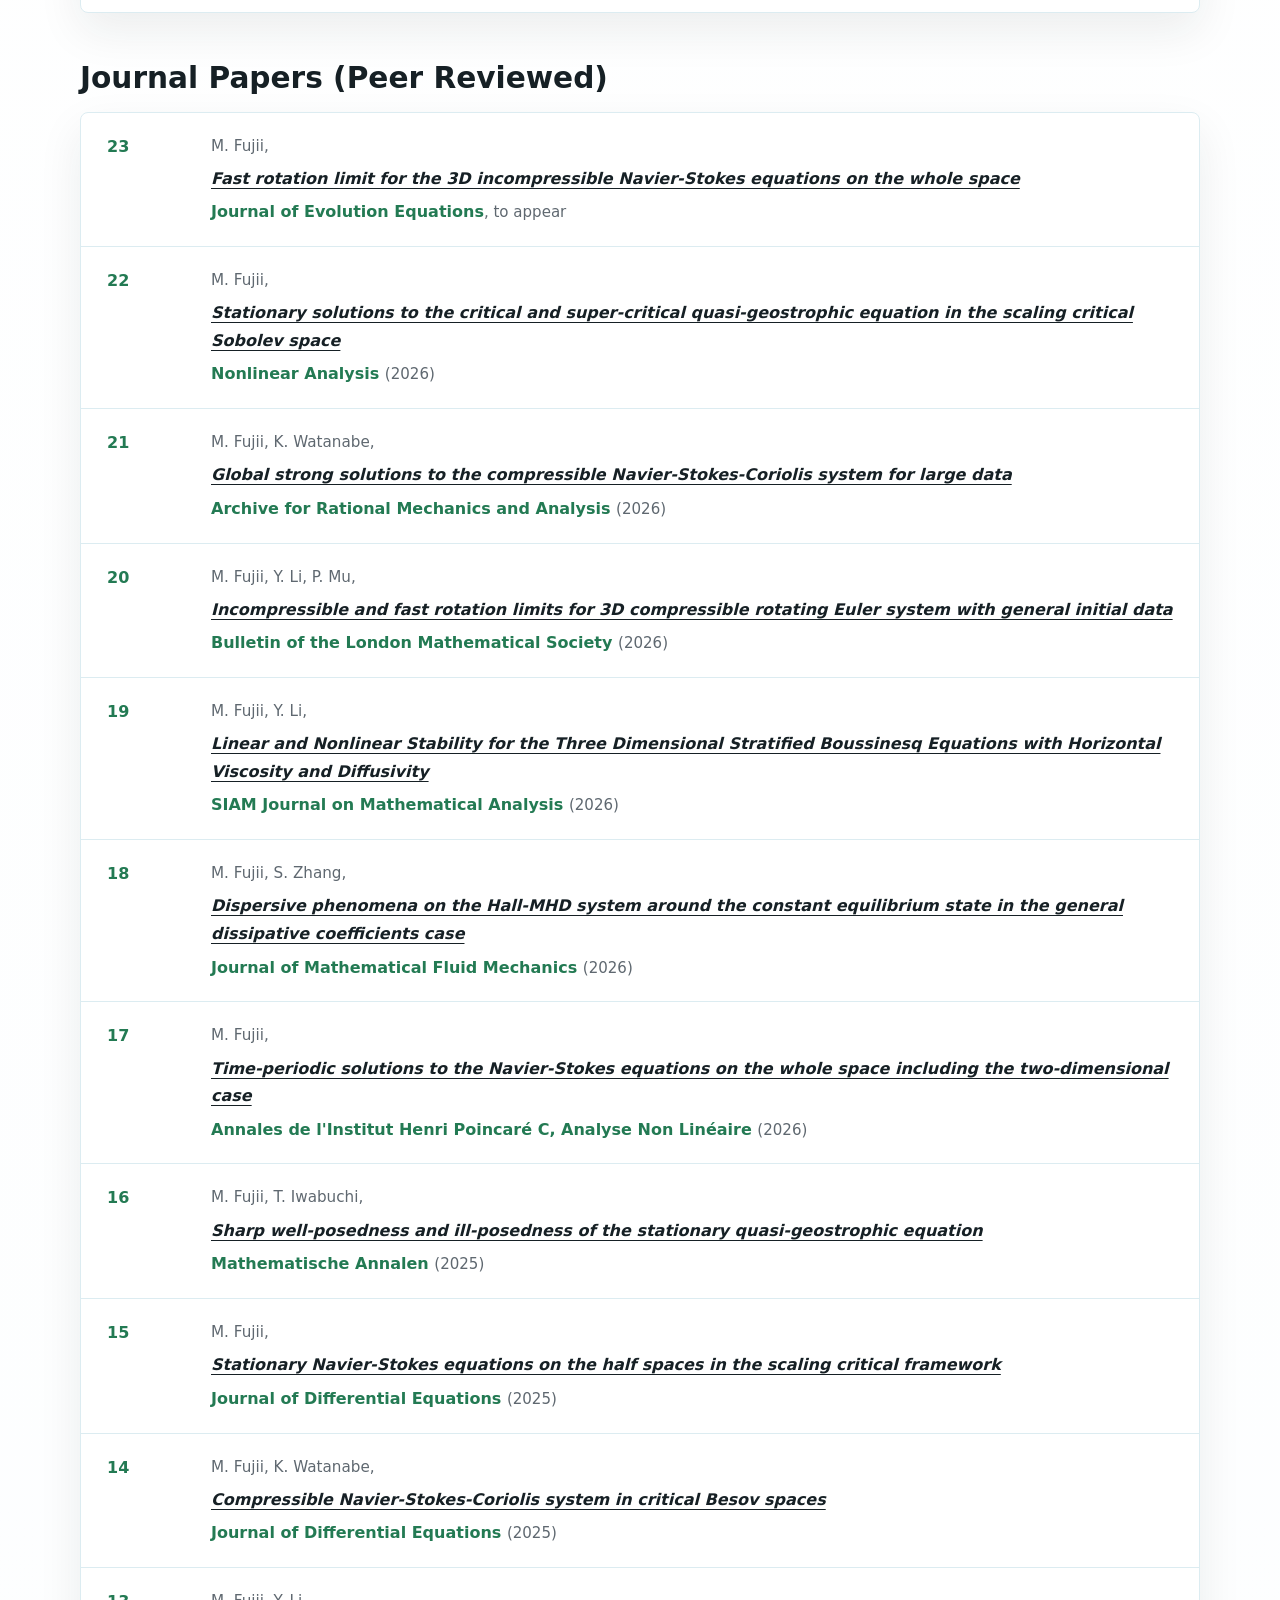
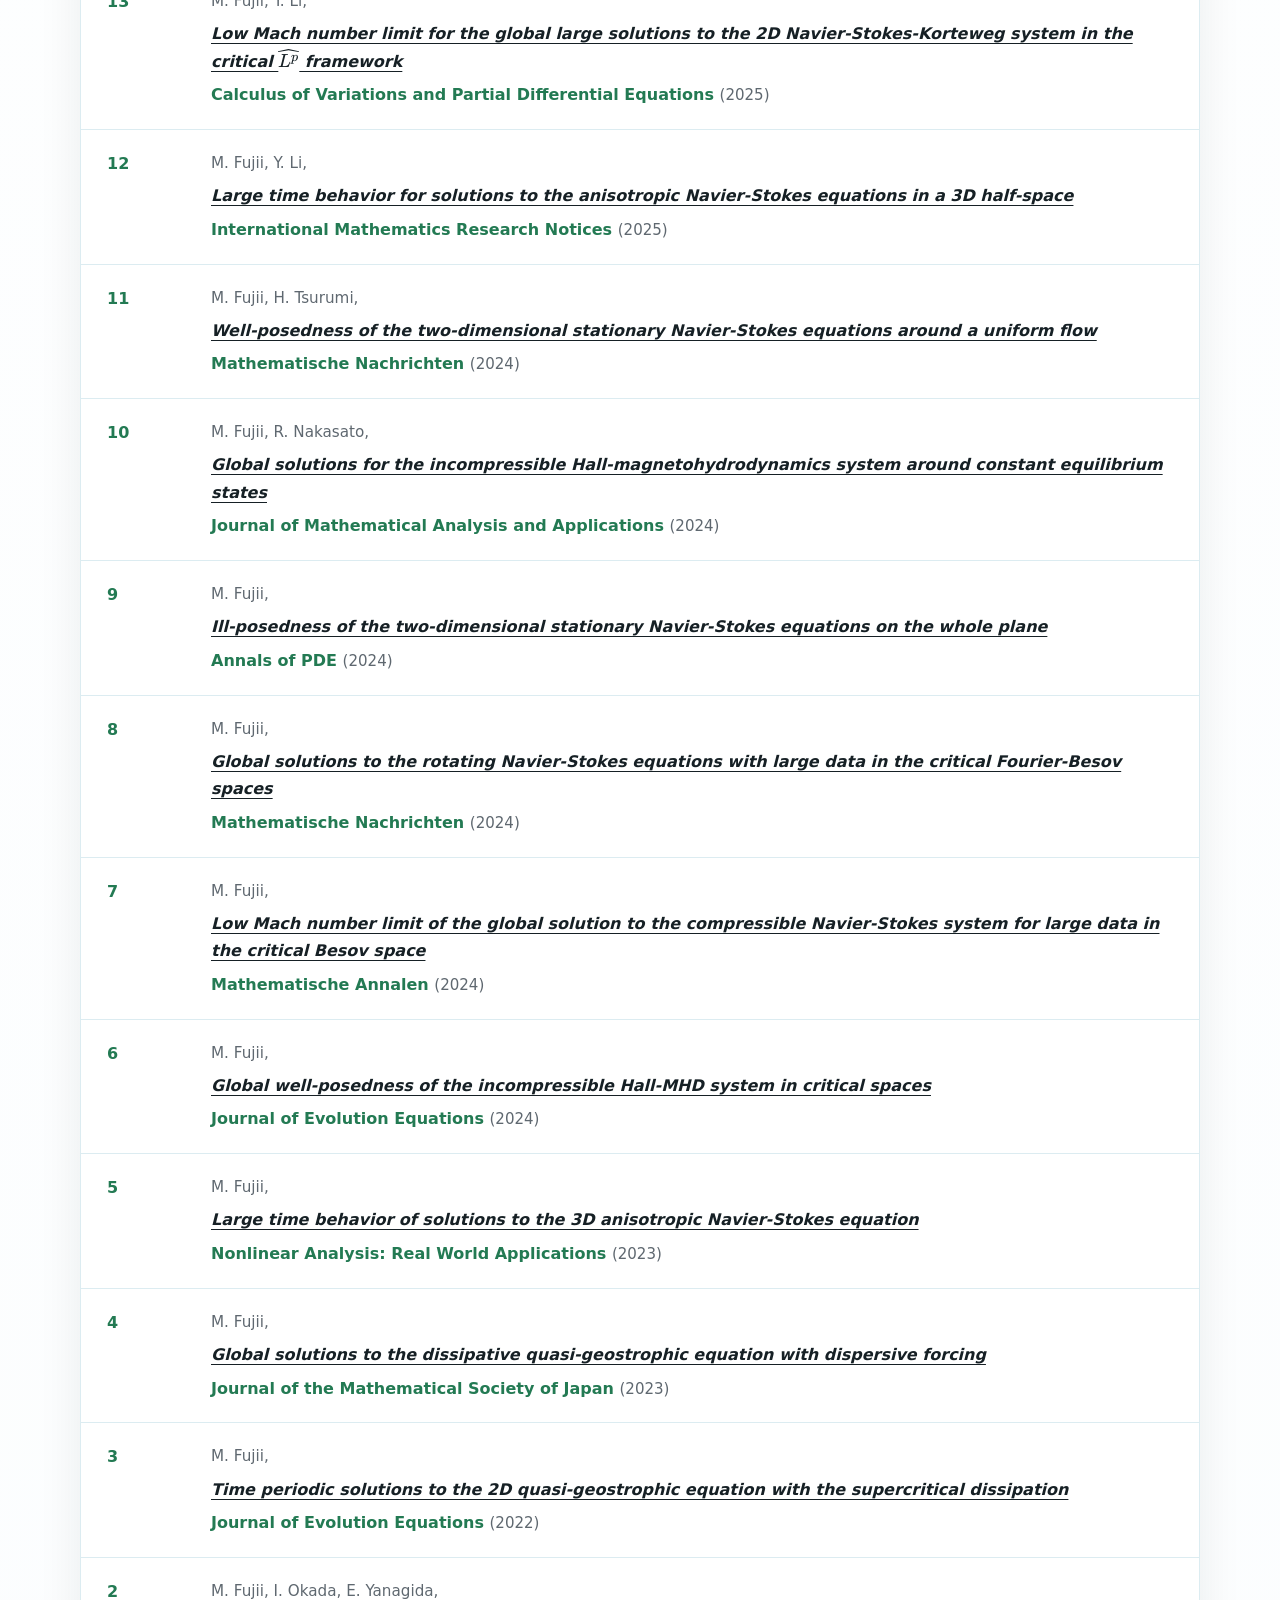
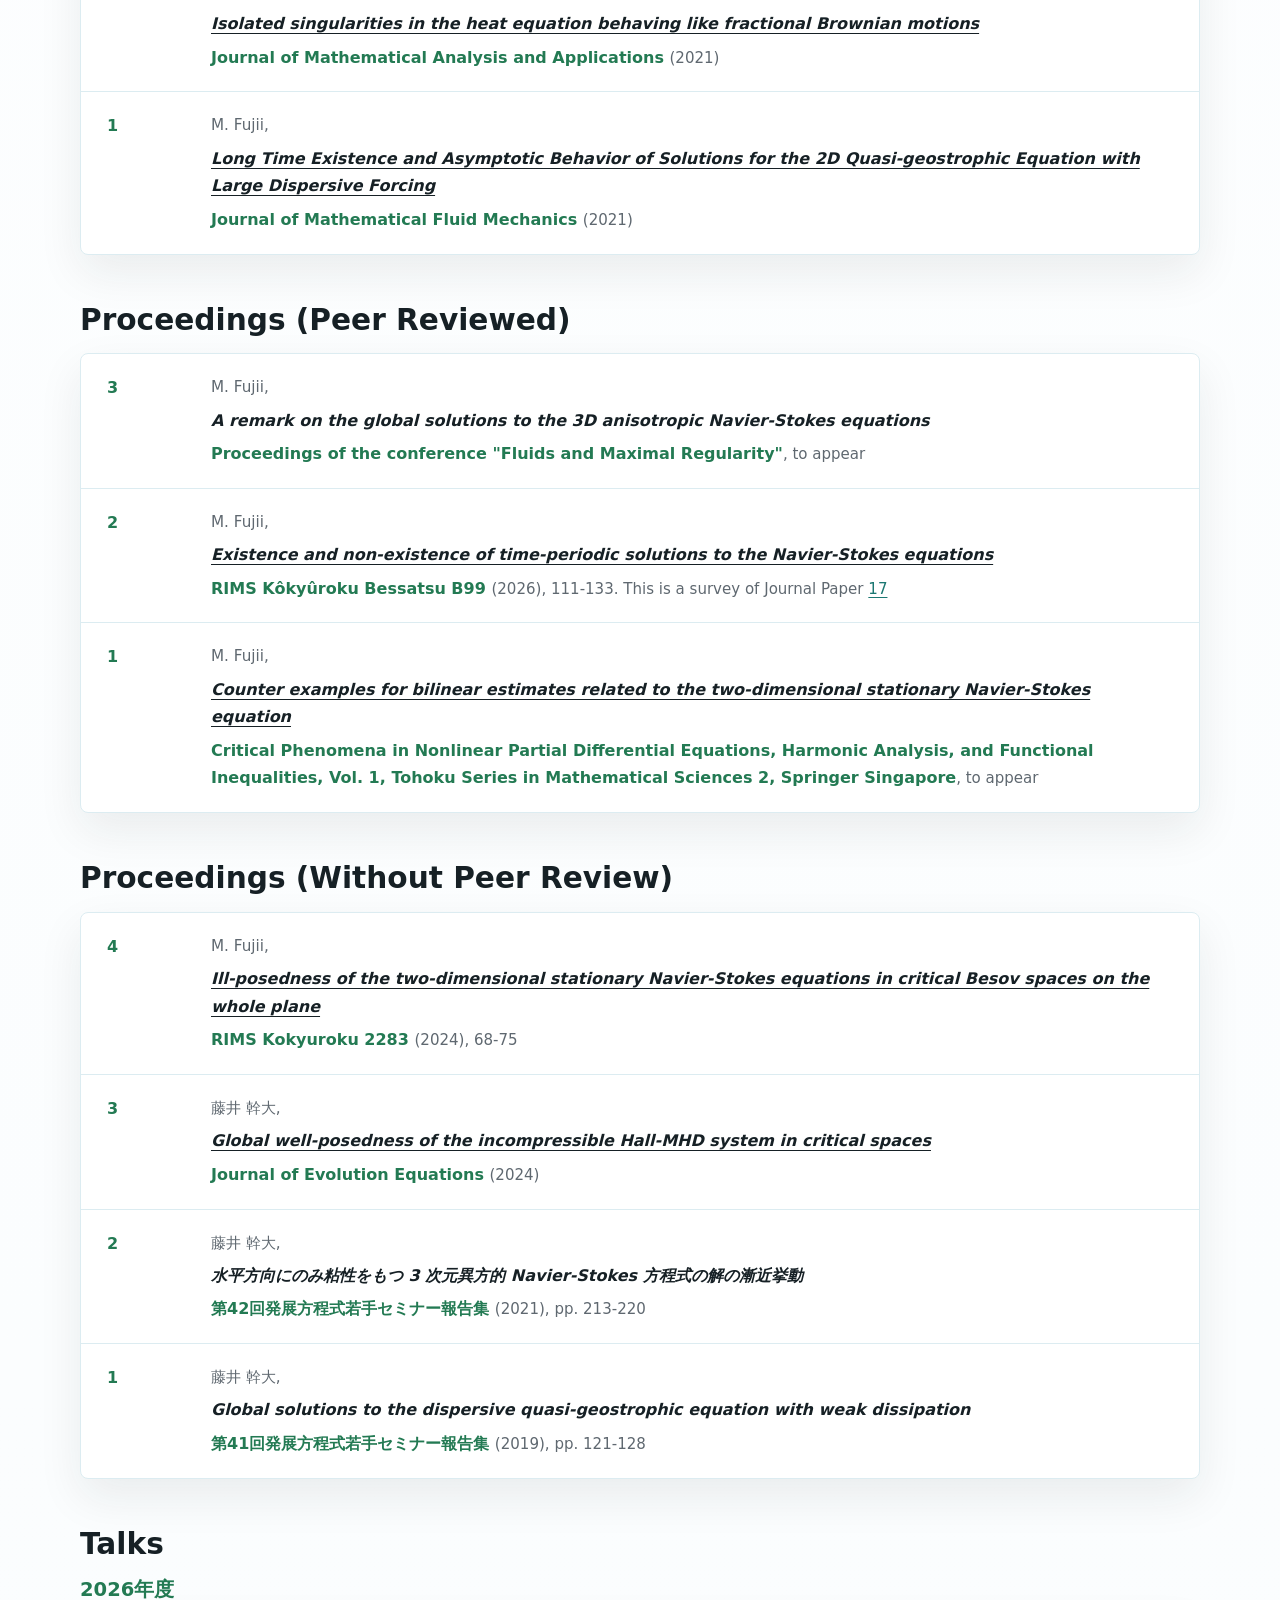
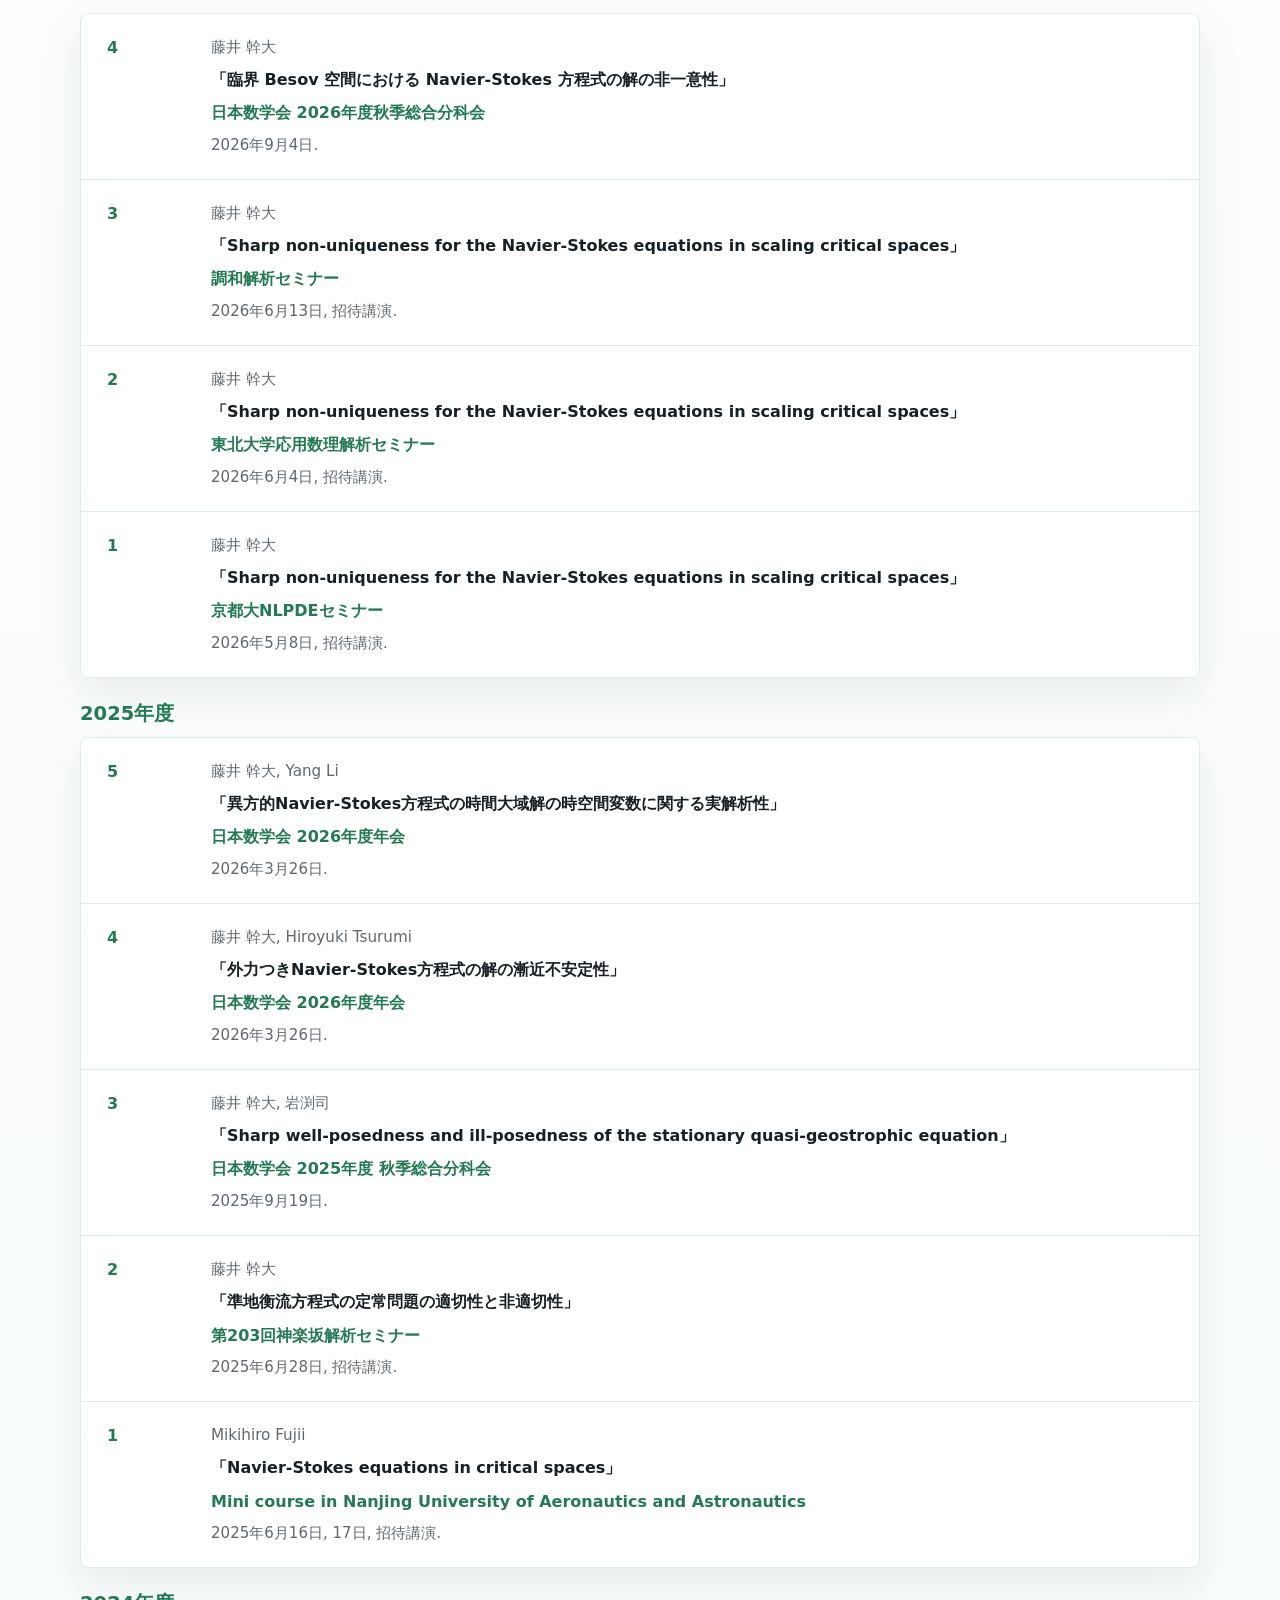
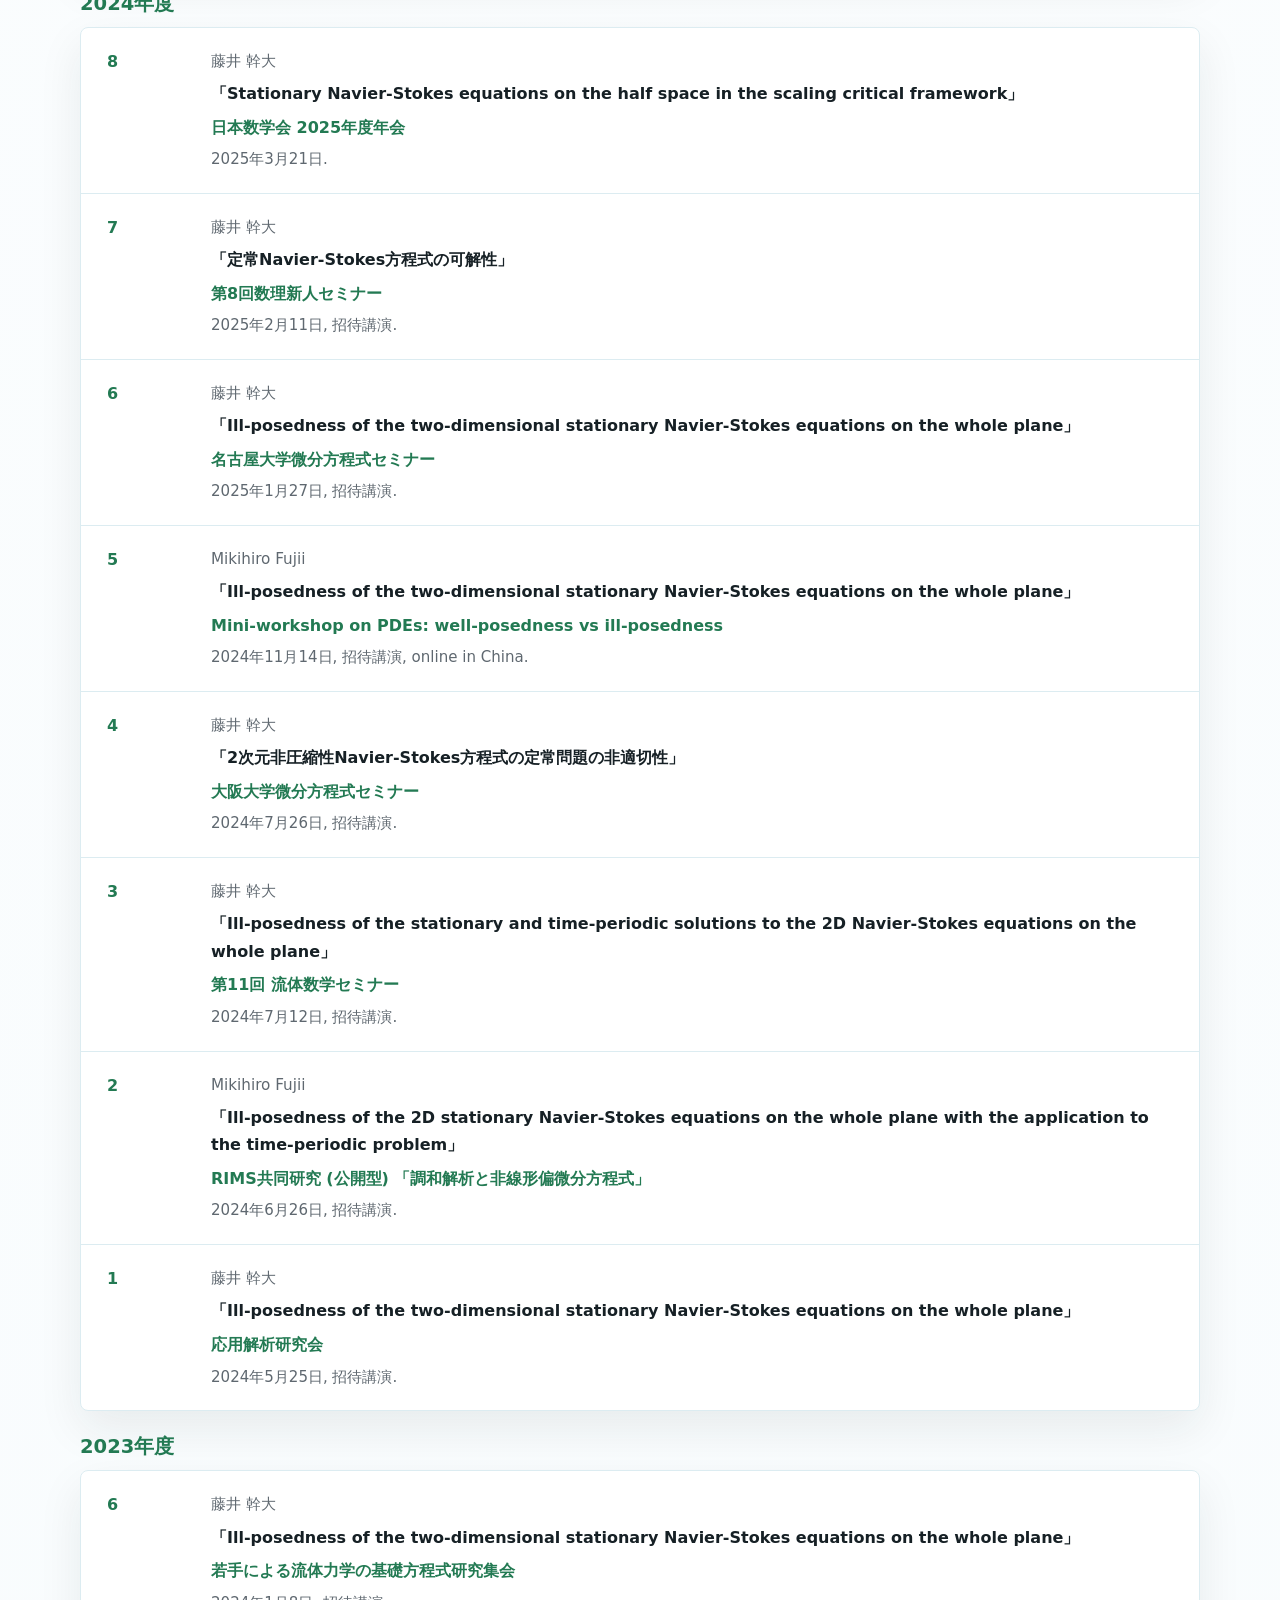
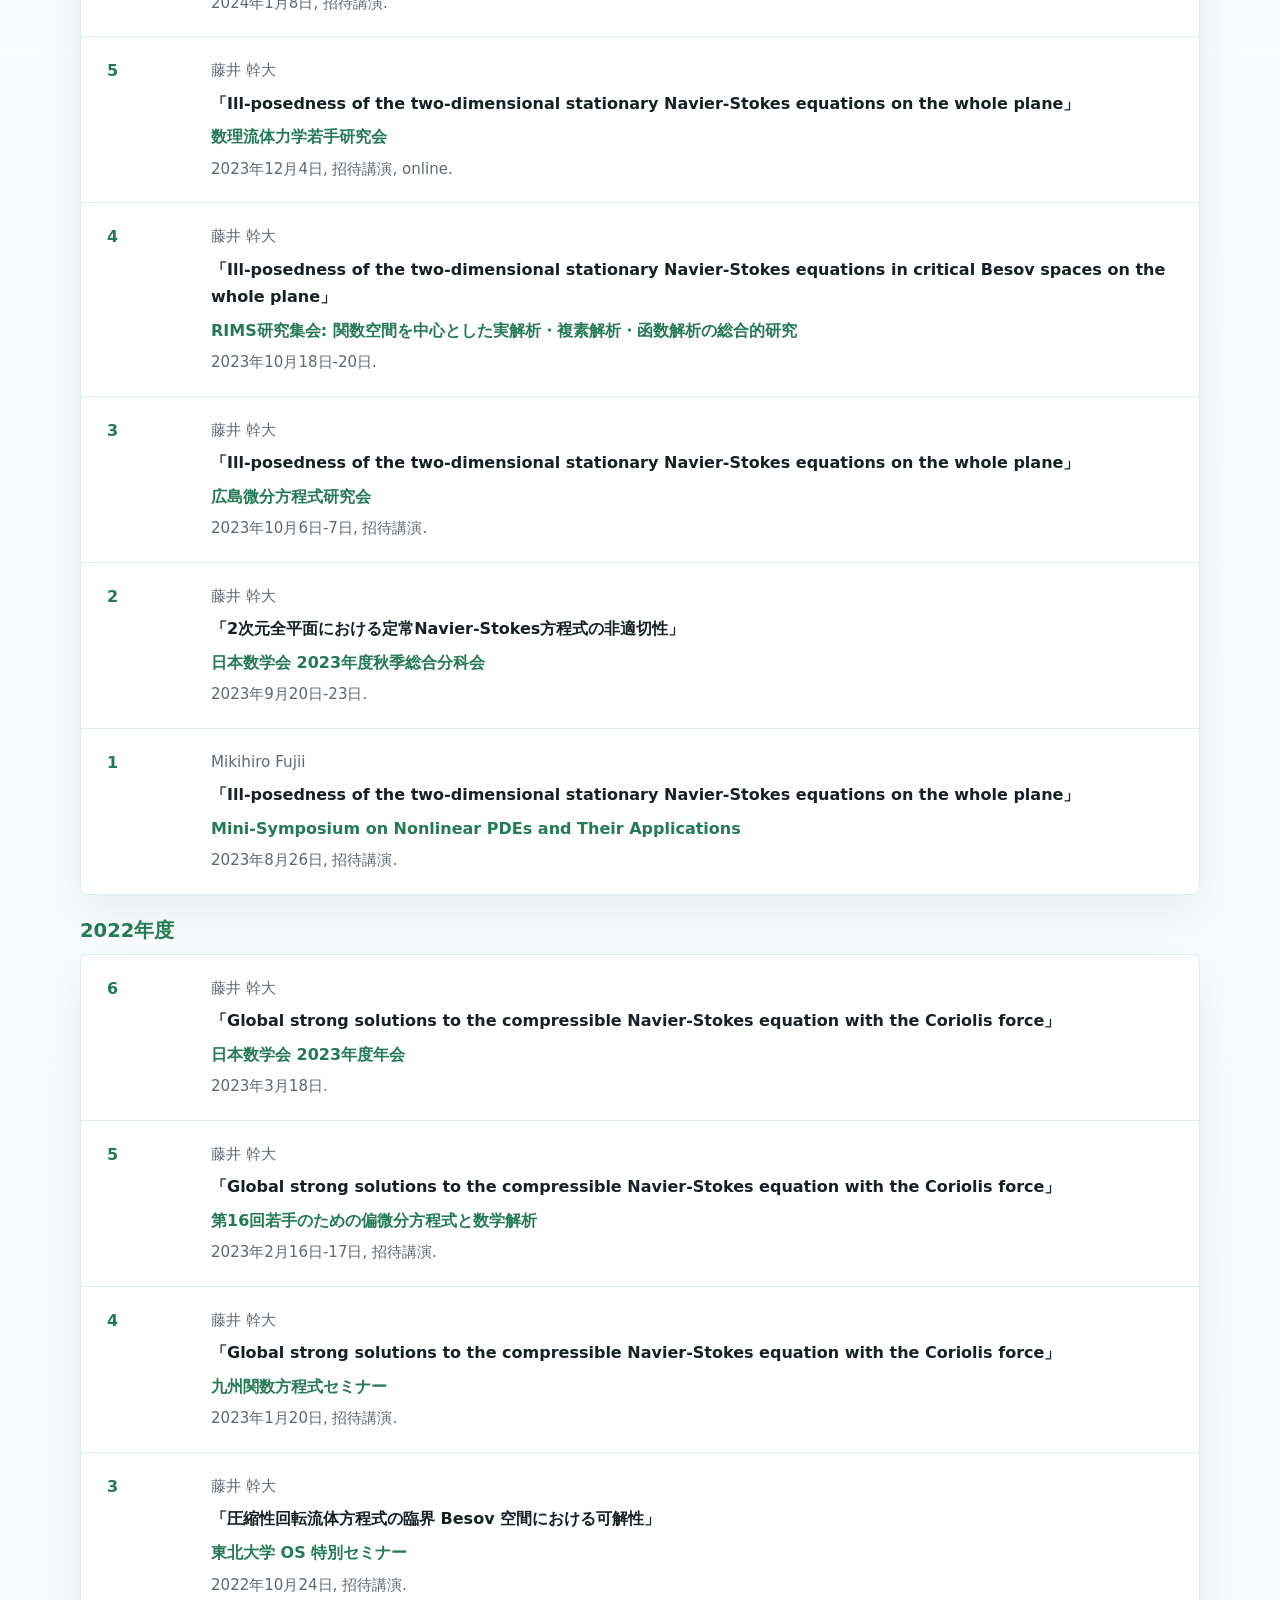
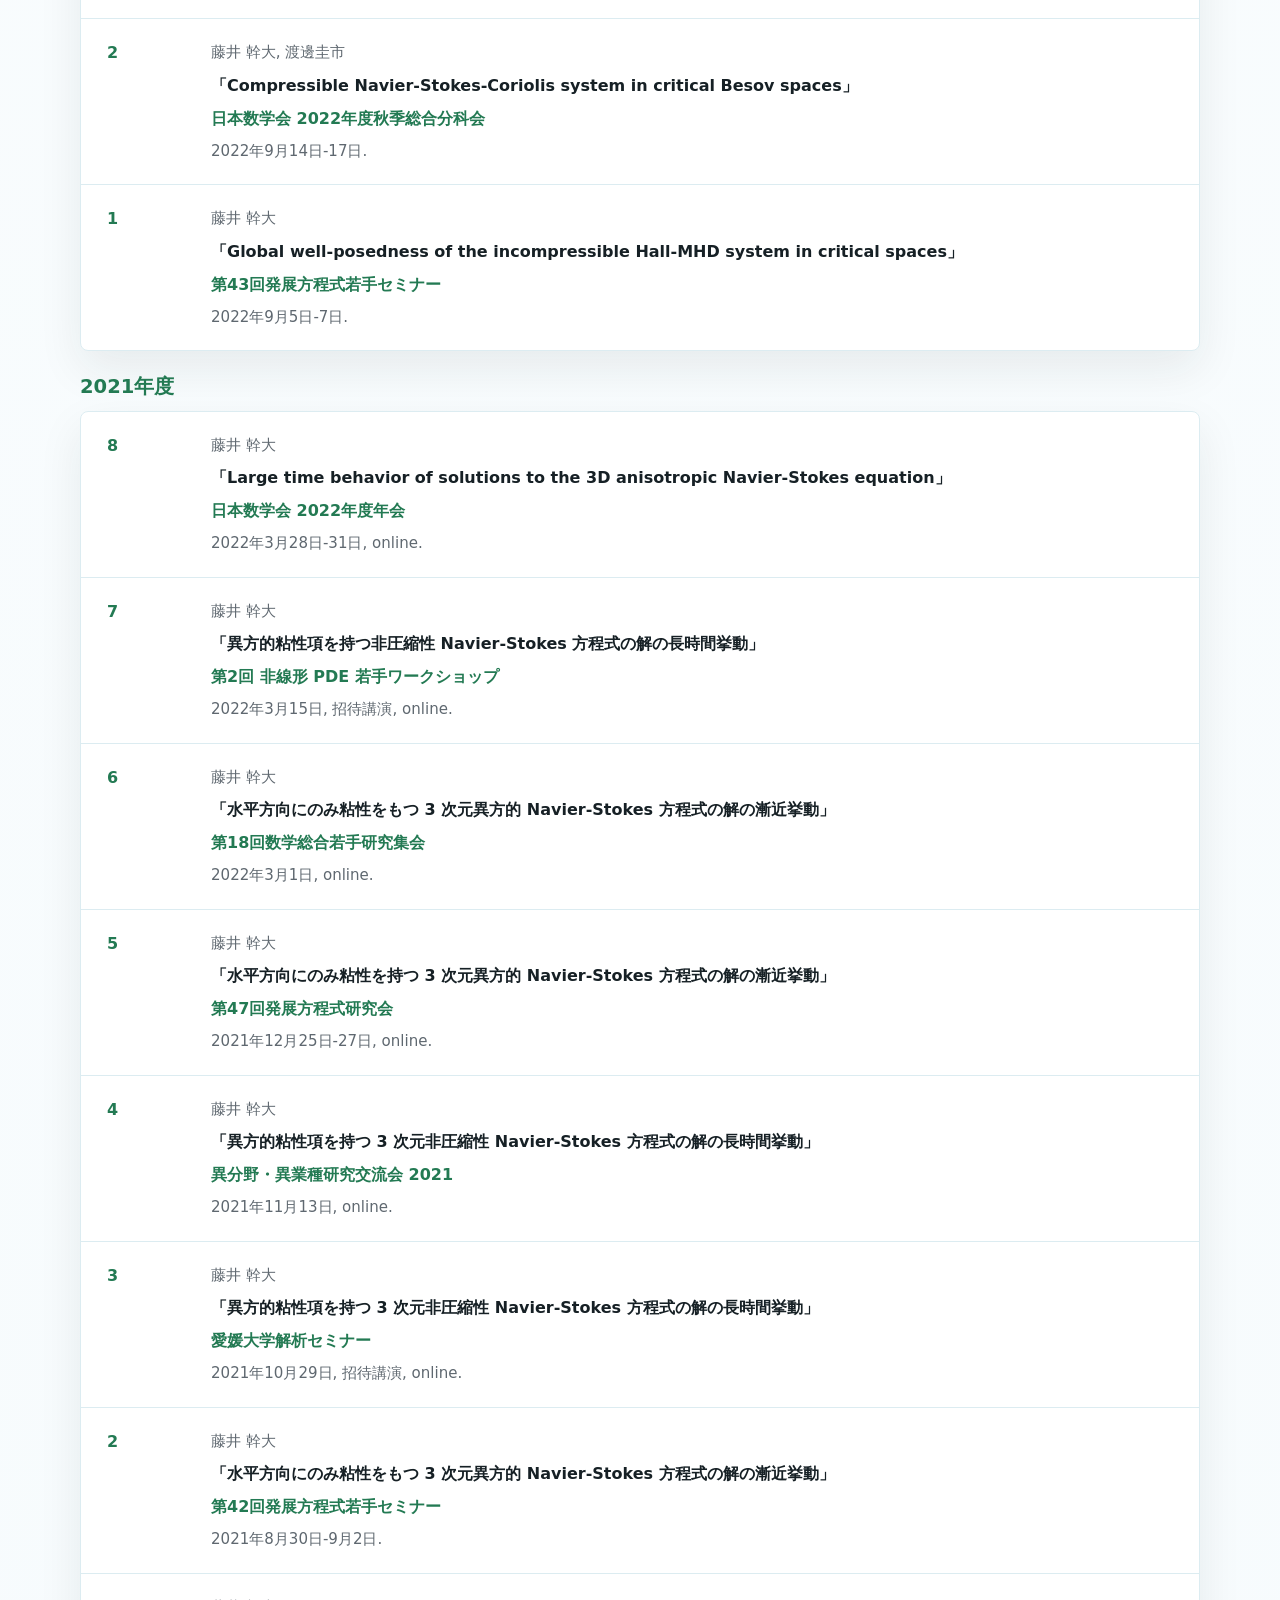
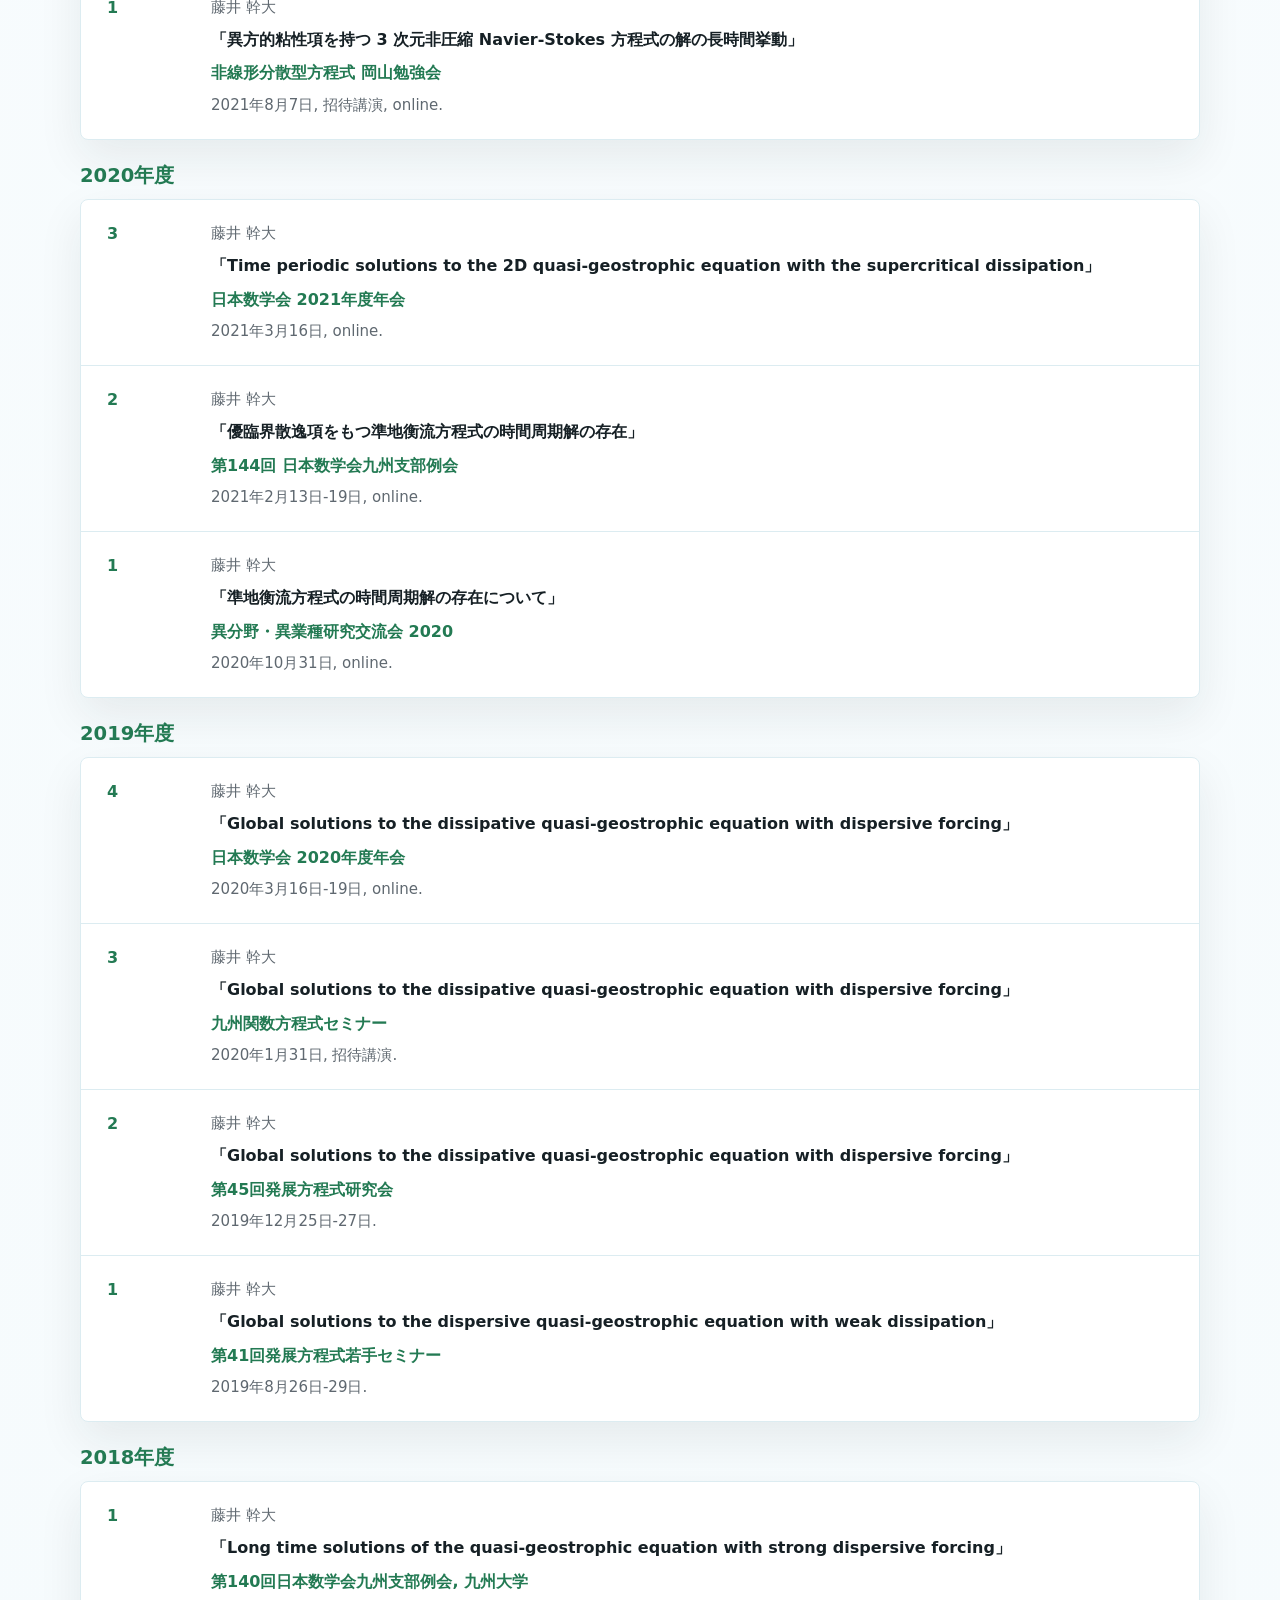
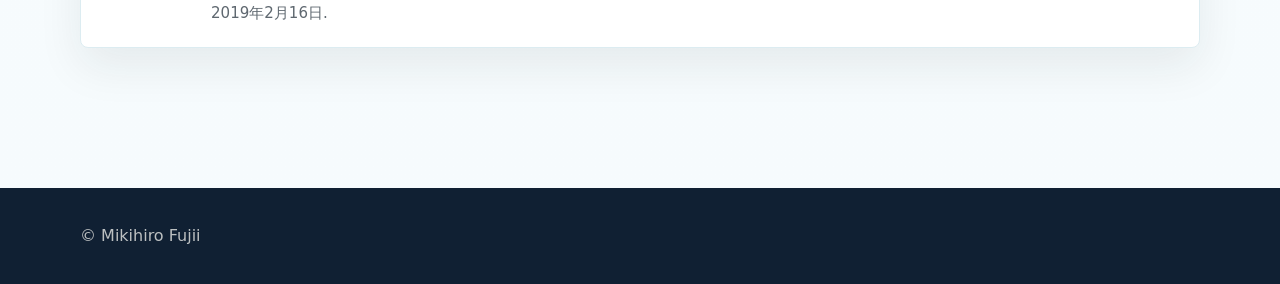
<file: research.html>
<!doctype html>
<html lang="en">
  <head>
    <meta charset="utf-8">
    <meta name="viewport" content="width=device-width, initial-scale=1">
    <title>Research | Mikihiro Fujii</title>
    <meta name="description" content="Research papers, preprints, proceedings, and talks by Mikihiro Fujii on nonlinear PDEs, Navier-Stokes equations, Hall-MHD, quasi-geostrophic equations, and harmonic analysis.">
    <meta name="robots" content="index, follow">
    <meta name="author" content="Mikihiro Fujii">
    <link rel="canonical" href="https://tonpuku.github.io/mikihiro-fujii-homepage/research.html">
    <meta property="og:type" content="website">
    <meta property="og:site_name" content="Mikihiro Fujii">
    <meta property="og:title" content="Research | Mikihiro Fujii">
    <meta property="og:description" content="Research papers, preprints, proceedings, and talks on nonlinear PDEs in fluid dynamics.">
    <meta property="og:url" content="https://tonpuku.github.io/mikihiro-fujii-homepage/research.html">
    <meta property="og:image" content="https://tonpuku.github.io/mikihiro-fujii-homepage/assets/img/site-logo-512.png">
    <meta property="og:image:width" content="512">
    <meta property="og:image:height" content="512">
    <meta property="og:locale" content="en_US">
    <meta property="og:locale:alternate" content="ja_JP">
    <meta name="twitter:card" content="summary">
    <meta name="twitter:title" content="Research | Mikihiro Fujii">
    <meta name="twitter:description" content="Research papers and talks by Mikihiro Fujii on nonlinear PDEs in fluid dynamics.">
    <meta name="twitter:image" content="https://tonpuku.github.io/mikihiro-fujii-homepage/assets/img/site-logo-512.png">
    <link rel="icon" type="image/png" href="assets/img/favicon.png">
    <link rel="apple-touch-icon" href="assets/img/apple-touch-icon.png">
    <link rel="stylesheet" href="assets/vendor/katex/katex.min.css">
    <link rel="stylesheet" href="assets/css/styles.css?v=20260823-1">
    <script defer src="assets/vendor/katex/katex.min.js"></script>
    <script defer src="assets/vendor/katex/auto-render.min.js"></script>
    <script defer src="assets/js/analytics.js?v=20260614-1"></script>
    <script defer src="assets/js/papers.js?v=20260927-1"></script>
    <script defer src="assets/js/site.js?v=20260904-1"></script>
  </head>
  <body>
    <header class="site-header">
      <a class="brand" href="index.html"><span class="brand-mark"><img src="assets/img/site-logo-512.png" alt="" width="38" height="38"></span><span>Mikihiro Fujii</span></a>
      <div class="header-actions">
        <nav class="site-nav" aria-label="Primary navigation">
          <a href="index.html" data-i18n="common.nav.home">Home</a>
          <a href="cv.html" data-i18n="common.nav.cv">CV</a>
          <a href="research.html" data-i18n="common.nav.research">Research</a>
          <a href="lecture.html" data-i18n="common.nav.lecture">Lecture</a>
          <a href="links.html" data-i18n="common.nav.links">Links</a>
        </nav>
        <div class="language-toggle" role="group" aria-label="Language" data-i18n-label="common.language">
          <button type="button" data-lang-option="ja" data-short-label="JA" aria-pressed="false">日本語</button>
          <button type="button" data-lang-option="en" data-short-label="EN" aria-pressed="true">ENGLISH</button>
        </div>
      </div>
    </header>

    <main>
      <section class="page-title">
        <h1 data-i18n="research.title">Research</h1>
      </section>

      <section class="section compact">
        <div class="pub-section">
          <h2 data-i18n="research.preprints">Preprints</h2>
          <ol class="paper-list">
            <li>M. Fujii, <em>Non-unique $L^2$ solutions to the stationary Navier-Stokes equations on the whole plane</em>, submitted.</li>
            <li>M. Fujii, Y. Li, J. Xu, <em>Sharp decay estimates for global solutions to the incompressible rotating Navier-Stokes equations</em>, submitted.</li>
            <li>M. Fujii, <em>Sharp non-uniqueness for the Navier-Stokes equations in scaling critical spaces</em>, submitted.</li>
            <li>M. Fujii, <em>Global solutions to the Navier-Stokes equations with large vertical velocities in $\dot{B}_{\infty,\sigma}^{-1}(\mathbb{R}^3)$</em>, submitted.</li>
            <li>M. Fujii, H. Tsurumi, <em>Asymptotic instability for the forced Navier-Stokes equations in critical Besov spaces</em>, submitted.</li>
            <li>M. Fujii, S. Zhang, <em>Global strong solutions to the 3D rotating compressible Navier-Stokes-Korteweg system for large data in the critical $\widehat{L^p}$ framework</em>, submitted.</li>
            <li>M. Fujii, Y. Li, <em>Analyticity in space and time for global solutions to the anisotropic Navier-Stokes equations in the critical $L^p(\mathbb{R}^3)$ framework</em>, submitted.</li>
            <li>M. Fujii, <em>Global large solutions to the 3D stratified Boussinesq equations with horizontal dissipation in the critical spaces</em>, submitted.</li>
            <li>M. Fujii, H. Tsurumi, X. Zhang, <em>Decay rates of three dimensional stationary Navier-Stokes flows at the spatial infinity</em>, submitted.</li>
          </ol>
        </div>

        <div class="pub-section">
          <h2 data-i18n="research.journals">Journal Papers (Peer Reviewed)</h2>
          <ol class="paper-list">
            <li>M. Fujii, <em>Fast rotation limit for the 3D incompressible Navier-Stokes equations on the whole space</em>, <span class="paper-meta">Journal of Evolution Equations, to appear.</span></li>
            <li>M. Fujii, <a href="https://www.sciencedirect.com/science/article/pii/S0362546X26000726?via%3Dihub"><em>Stationary solutions to the critical and super-critical quasi-geostrophic equation in the scaling critical Sobolev space</em></a>, <span class="paper-meta">Nonlinear Analysis (2026).</span></li>
            <li>M. Fujii, K. Watanabe, <a href="https://link.springer.com/article/10.1007/s00205-026-02172-w"><em>Global strong solutions to the compressible Navier-Stokes-Coriolis system for large data</em></a>, <span class="paper-meta">Archive for Rational Mechanics and Analysis (2026).</span></li>
            <li>M. Fujii, Y. Li, P. Mu, <a href="https://londmathsoc.onlinelibrary.wiley.com/doi/10.1112/blms.70312"><em>Incompressible and fast rotation limits for 3D compressible rotating Euler system with general initial data</em></a>, <span class="paper-meta">Bulletin of the London Mathematical Society (2026).</span></li>
            <li>M. Fujii, Y. Li, <a href="https://epubs.siam.org/doi/abs/10.1137/24M1715970?af=R"><em>Linear and Nonlinear Stability for the Three Dimensional Stratified Boussinesq Equations with Horizontal Viscosity and Diffusivity</em></a>, <span class="paper-meta">SIAM Journal on Mathematical Analysis (2026).</span></li>
            <li>M. Fujii, S. Zhang, <a href="https://link.springer.com/article/10.1007/s00021-025-00990-8"><em>Dispersive phenomena on the Hall-MHD system around the constant equilibrium state in the general dissipative coefficients case</em></a>, <span class="paper-meta">Journal of Mathematical Fluid Mechanics (2026).</span></li>
            <li>M. Fujii, <a href="https://ems.press/journals/aihpc/articles/14299336"><em>Time-periodic solutions to the Navier-Stokes equations on the whole space including the two-dimensional case</em></a>, <span class="paper-meta">Annales de l'Institut Henri Poincaré C, Analyse Non Linéaire (2026).</span></li>
            <li>M. Fujii, T. Iwabuchi, <a href="https://link.springer.com/article/10.1007/s00208-025-03236-0"><em>Sharp well-posedness and ill-posedness of the stationary quasi-geostrophic equation</em></a>, <span class="paper-meta">Mathematische Annalen (2025).</span></li>
            <li>M. Fujii, <a href="https://www.sciencedirect.com/science/article/pii/S0022039625003250?dgcid=author"><em>Stationary Navier-Stokes equations on the half spaces in the scaling critical framework</em></a>, <span class="paper-meta">Journal of Differential Equations (2025).</span></li>
            <li>M. Fujii, K. Watanabe, <a href="https://www.sciencedirect.com/science/article/pii/S0022039625001494"><em>Compressible Navier-Stokes-Coriolis system in critical Besov spaces</em></a>, <span class="paper-meta">Journal of Differential Equations (2025).</span></li>
            <li>M. Fujii, Y. Li, <a href="https://link.springer.com/article/10.1007/s00526-024-02857-8"><em>Low Mach number limit for the global large solutions to the 2D Navier-Stokes-Korteweg system in the critical $\widehat{L^p}$ framework</em></a>, <span class="paper-meta">Calculus of Variations and Partial Differential Equations (2025).</span></li>
            <li>M. Fujii, Y. Li, <a href="https://academic.oup.com/imrn/advance-article/doi/10.1093/imrn/rnae265/7918660"><em>Large time behavior for solutions to the anisotropic Navier-Stokes equations in a 3D half-space</em></a>, <span class="paper-meta">International Mathematics Research Notices (2025).</span></li>
            <li>M. Fujii, H. Tsurumi, <a href="https://onlinelibrary.wiley.com/doi/abs/10.1002/mana.202400011"><em>Well-posedness of the two-dimensional stationary Navier-Stokes equations around a uniform flow</em></a>, <span class="paper-meta">Mathematische Nachrichten (2024).</span></li>
            <li>M. Fujii, R. Nakasato, <a href="https://www.sciencedirect.com/science/article/abs/pii/S0022247X24001537"><em>Global solutions for the incompressible Hall-magnetohydrodynamics system around constant equilibrium states</em></a>, <span class="paper-meta">Journal of Mathematical Analysis and Applications (2024).</span></li>
            <li>M. Fujii, <a href="https://link.springer.com/article/10.1007/s40818-024-00174-z"><em>Ill-posedness of the two-dimensional stationary Navier-Stokes equations on the whole plane</em></a>, <span class="paper-meta">Annals of PDE (2024).</span></li>
            <li>M. Fujii, <a href="https://onlinelibrary.wiley.com/doi/abs/10.1002/mana.202300226"><em>Global solutions to the rotating Navier-Stokes equations with large data in the critical Fourier-Besov spaces</em></a>, <span class="paper-meta">Mathematische Nachrichten (2024).</span></li>
            <li>M. Fujii, <a href="https://link.springer.com/article/10.1007/s00208-023-02621-x"><em>Low Mach number limit of the global solution to the compressible Navier-Stokes system for large data in the critical Besov space</em></a>, <span class="paper-meta">Mathematische Annalen (2024).</span></li>
            <li>M. Fujii, <a href="https://link.springer.com/article/10.1007/s00028-023-00933-8"><em>Global well-posedness of the incompressible Hall-MHD system in critical spaces</em></a>, <span class="paper-meta">Journal of Evolution Equations (2024).</span></li>
            <li>M. Fujii, <a href="https://www.sciencedirect.com/science/article/abs/pii/S1468121822002048"><em>Large time behavior of solutions to the 3D anisotropic Navier-Stokes equation</em></a>, <span class="paper-meta">Nonlinear Analysis: Real World Applications (2023).</span></li>
            <li>M. Fujii, <a href="https://projecteuclid.org/journals/journal-of-the-mathematical-society-of-japan/volume-75/issue-1/Global-solutions-to-the-dissipative-quasi-geostrophic-equation-with-dispersive/10.2969/jmsj/87148714.short"><em>Global solutions to the dissipative quasi-geostrophic equation with dispersive forcing</em></a>, <span class="paper-meta">Journal of the Mathematical Society of Japan (2023).</span></li>
            <li>M. Fujii, <a href="https://link.springer.com/article/10.1007/s00028-022-00787-6"><em>Time periodic solutions to the 2D quasi-geostrophic equation with the supercritical dissipation</em></a>, <span class="paper-meta">Journal of Evolution Equations (2022).</span></li>
            <li>M. Fujii, I. Okada, E. Yanagida, <a href="https://www.sciencedirect.com/science/article/abs/pii/S0022247X21004017"><em>Isolated singularities in the heat equation behaving like fractional Brownian motions</em></a>, <span class="paper-meta">Journal of Mathematical Analysis and Applications (2021).</span></li>
            <li>M. Fujii, <a href="https://link.springer.com/article/10.1007/s00021-020-00540-4"><em>Long Time Existence and Asymptotic Behavior of Solutions for the 2D Quasi-geostrophic Equation with Large Dispersive Forcing</em></a>, <span class="paper-meta">Journal of Mathematical Fluid Mechanics (2021).</span></li>
          </ol>
        </div>

        <div class="pub-section">
          <h2 data-i18n="research.proceedingsPeer">Proceedings (Peer Reviewed)</h2>
          <ol class="paper-list">
            <li>M. Fujii, <em>A remark on the global solutions to the 3D anisotropic Navier-Stokes equations</em>, <span class="paper-meta">Proceedings of the conference "Fluids and Maximal Regularity", to appear.</span></li>
            <li>M. Fujii, <a href="https://repository.kulib.kyoto-u.ac.jp/items/1c7520c4-f84c-48d1-ad4d-3852af7f2e33"><em>Existence and non-existence of time-periodic solutions to the Navier-Stokes equations</em></a>, <span class="paper-meta">RIMS Kôkyûroku Bessatsu B99 (2026), 111-133. This is a survey of Journal Paper <a href="paper.html?id=time-periodic-navier-stokes-whole-space">17</a>.</span></li>
            <li>M. Fujii, <a href="https://arxiv.org/abs/2304.08355"><em>Counter examples for bilinear estimates related to the two-dimensional stationary Navier-Stokes equation</em></a>, <span class="paper-meta">Critical Phenomena in Nonlinear Partial Differential Equations, Harmonic Analysis, and Functional Inequalities, Vol. 1, Tohoku Series in Mathematical Sciences 2, Springer Singapore, to appear.</span></li>
          </ol>
        </div>

        <div class="pub-section">
          <h2 data-i18n="research.proceedings">Proceedings (Without Peer Review)</h2>
          <ol class="paper-list">
            <li>M. Fujii, <a href="https://www.kurims.kyoto-u.ac.jp/~kyodo/kokyuroku/contents/2283.html"><em>Ill-posedness of the two-dimensional stationary Navier-Stokes equations in critical Besov spaces on the whole plane</em></a>, <span class="paper-meta">RIMS Kokyuroku 2283 (2024), 68-75.</span></li>
            <li>藤井 幹大, <em>Global well-posedness of the incompressible Hall-MHD system in critical spaces</em>, <span class="paper-meta">第43回発展方程式若手セミナー報告集 (2022), pp. 201-208.</span></li>
            <li>藤井 幹大, <em>水平方向にのみ粘性をもつ 3 次元異方的 Navier-Stokes 方程式の解の漸近挙動</em>, <span class="paper-meta">第42回発展方程式若手セミナー報告集 (2021), pp. 213-220.</span></li>
            <li>藤井 幹大, <em>Global solutions to the dispersive quasi-geostrophic equation with weak dissipation</em>, <span class="paper-meta">第41回発展方程式若手セミナー報告集 (2019), pp. 121-128.</span></li>
          </ol>
        </div>

        <div class="talk-section">
          <h2 data-i18n="research.talks">Talks</h2>
          <h3>2026年度</h3>
          <ol class="talk-list">
            <li>藤井 幹大, 「臨界 Besov 空間における Navier-Stokes 方程式の解の非一意性」, 日本数学会 2026年度秋季総合分科会, <span class="talk-meta">2026年9月4日.</span></li>
            <li>藤井 幹大, 「Sharp non-uniqueness for the Navier-Stokes equations in scaling critical spaces」, 調和解析セミナー, <span class="talk-meta">2026年6月13日, 招待講演.</span></li>
            <li>藤井 幹大, 「Sharp non-uniqueness for the Navier-Stokes equations in scaling critical spaces」, 東北大学応用数理解析セミナー, <span class="talk-meta">2026年6月4日, 招待講演.</span></li>
            <li>藤井 幹大, 「Sharp non-uniqueness for the Navier-Stokes equations in scaling critical spaces」, 京都大NLPDEセミナー, <span class="talk-meta">2026年5月8日, 招待講演.</span></li>
          </ol>

          <h3>2025年度</h3>
          <ol class="talk-list">
            <li>藤井 幹大, Yang Li, 「異方的Navier-Stokes方程式の時間大域解の時空間変数に関する実解析性」, 日本数学会 2026年度年会, <span class="talk-meta">2026年3月26日.</span></li>
            <li>藤井 幹大, Hiroyuki Tsurumi, 「外力つきNavier-Stokes方程式の解の漸近不安定性」, 日本数学会 2026年度年会, <span class="talk-meta">2026年3月26日.</span></li>
            <li>藤井 幹大, 岩渕司, 「Sharp well-posedness and ill-posedness of the stationary quasi-geostrophic equation」, 日本数学会 2025年度 秋季総合分科会, <span class="talk-meta">2025年9月19日.</span></li>
            <li>藤井 幹大, 「準地衡流方程式の定常問題の適切性と非適切性」, 第203回神楽坂解析セミナー, <span class="talk-meta">2025年6月28日, 招待講演.</span></li>
            <li>Mikihiro Fujii, 「Navier-Stokes equations in critical spaces」, Mini course in Nanjing University of Aeronautics and Astronautics, <span class="talk-meta">2025年6月16日, 17日, 招待講演.</span></li>
          </ol>

          <h3>2024年度</h3>
          <ol class="talk-list">
            <li>藤井 幹大, 「Stationary Navier-Stokes equations on the half space in the scaling critical framework」, 日本数学会 2025年度年会, <span class="talk-meta">2025年3月21日.</span></li>
            <li>藤井 幹大, 「定常Navier-Stokes方程式の可解性」, 第8回数理新人セミナー, <span class="talk-meta">2025年2月11日, 招待講演.</span></li>
            <li>藤井 幹大, 「Ill-posedness of the two-dimensional stationary Navier-Stokes equations on the whole plane」, 名古屋大学微分方程式セミナー, <span class="talk-meta">2025年1月27日, 招待講演.</span></li>
            <li>Mikihiro Fujii, 「Ill-posedness of the two-dimensional stationary Navier-Stokes equations on the whole plane」, Mini-workshop on PDEs: well-posedness vs ill-posedness, <span class="talk-meta">2024年11月14日, 招待講演, online in China.</span></li>
            <li>藤井 幹大, 「2次元非圧縮性Navier-Stokes方程式の定常問題の非適切性」, 大阪大学微分方程式セミナー, <span class="talk-meta">2024年7月26日, 招待講演.</span></li>
            <li>藤井 幹大, 「Ill-posedness of the stationary and time-periodic solutions to the 2D Navier-Stokes equations on the whole plane」, 第11回 流体数学セミナー, <span class="talk-meta">2024年7月12日, 招待講演.</span></li>
            <li>Mikihiro Fujii, 「Ill-posedness of the 2D stationary Navier-Stokes equations on the whole plane with the application to the time-periodic problem」, RIMS共同研究 (公開型) 「調和解析と非線形偏微分方程式」, <span class="talk-meta">2024年6月26日, 招待講演.</span></li>
            <li>藤井 幹大, 「Ill-posedness of the two-dimensional stationary Navier-Stokes equations on the whole plane」, 応用解析研究会, <span class="talk-meta">2024年5月25日, 招待講演.</span></li>
          </ol>

          <h3>2023年度</h3>
          <ol class="talk-list">
            <li>藤井 幹大, 「Ill-posedness of the two-dimensional stationary Navier-Stokes equations on the whole plane」, 若手による流体力学の基礎方程式研究集会, <span class="talk-meta">2024年1月8日, 招待講演.</span></li>
            <li>藤井 幹大, 「Ill-posedness of the two-dimensional stationary Navier-Stokes equations on the whole plane」, 数理流体力学若手研究会, <span class="talk-meta">2023年12月4日, 招待講演, online.</span></li>
            <li>藤井 幹大, 「Ill-posedness of the two-dimensional stationary Navier-Stokes equations in critical Besov spaces on the whole plane」, RIMS研究集会: 関数空間を中心とした実解析・複素解析・函数解析の総合的研究, <span class="talk-meta">2023年10月18日-20日.</span></li>
            <li>藤井 幹大, 「Ill-posedness of the two-dimensional stationary Navier-Stokes equations on the whole plane」, 広島微分方程式研究会, <span class="talk-meta">2023年10月6日-7日, 招待講演.</span></li>
            <li>藤井 幹大, 「2次元全平面における定常Navier-Stokes方程式の非適切性」, 日本数学会 2023年度秋季総合分科会, <span class="talk-meta">2023年9月20日-23日.</span></li>
            <li>Mikihiro Fujii, 「Ill-posedness of the two-dimensional stationary Navier-Stokes equations on the whole plane」, Mini-Symposium on Nonlinear PDEs and Their Applications, <span class="talk-meta">2023年8月26日, 招待講演.</span></li>
          </ol>

          <h3>2022年度</h3>
          <ol class="talk-list">
            <li>藤井 幹大, 「Global strong solutions to the compressible Navier-Stokes equation with the Coriolis force」, 日本数学会 2023年度年会, <span class="talk-meta">2023年3月18日.</span></li>
            <li>藤井 幹大, 「Global strong solutions to the compressible Navier-Stokes equation with the Coriolis force」, 第16回若手のための偏微分方程式と数学解析, <span class="talk-meta">2023年2月16日-17日, 招待講演.</span></li>
            <li>藤井 幹大, 「Global strong solutions to the compressible Navier-Stokes equation with the Coriolis force」, 九州関数方程式セミナー, <span class="talk-meta">2023年1月20日, 招待講演.</span></li>
            <li>藤井 幹大, 「圧縮性回転流体方程式の臨界 Besov 空間における可解性」, 東北大学 OS 特別セミナー, <span class="talk-meta">2022年10月24日, 招待講演.</span></li>
            <li>藤井 幹大, 渡邊圭市, 「Compressible Navier-Stokes-Coriolis system in critical Besov spaces」, 日本数学会 2022年度秋季総合分科会, <span class="talk-meta">2022年9月14日-17日.</span></li>
            <li>藤井 幹大, 「Global well-posedness of the incompressible Hall-MHD system in critical spaces」, 第43回発展方程式若手セミナー, <span class="talk-meta">2022年9月5日-7日.</span></li>
          </ol>

          <h3>2021年度</h3>
          <ol class="talk-list">
            <li>藤井 幹大, 「Large time behavior of solutions to the 3D anisotropic Navier-Stokes equation」, 日本数学会 2022年度年会, <span class="talk-meta">2022年3月28日-31日, online.</span></li>
            <li>藤井 幹大, 「異方的粘性項を持つ非圧縮性 Navier-Stokes 方程式の解の長時間挙動」, 第2回 非線形 PDE 若手ワークショップ, <span class="talk-meta">2022年3月15日, 招待講演, online.</span></li>
            <li>藤井 幹大, 「水平方向にのみ粘性をもつ 3 次元異方的 Navier-Stokes 方程式の解の漸近挙動」, 第18回数学総合若手研究集会, <span class="talk-meta">2022年3月1日, online.</span></li>
            <li>藤井 幹大, 「水平方向にのみ粘性を持つ 3 次元異方的 Navier-Stokes 方程式の解の漸近挙動」, 第47回発展方程式研究会, <span class="talk-meta">2021年12月25日-27日, online.</span></li>
            <li>藤井 幹大, 「異方的粘性項を持つ 3 次元非圧縮性 Navier-Stokes 方程式の解の長時間挙動」, 異分野・異業種研究交流会 2021, <span class="talk-meta">2021年11月13日, online.</span></li>
            <li>藤井 幹大, 「異方的粘性項を持つ 3 次元非圧縮性 Navier-Stokes 方程式の解の長時間挙動」, 愛媛大学解析セミナー, <span class="talk-meta">2021年10月29日, 招待講演, online.</span></li>
            <li>藤井 幹大, 「水平方向にのみ粘性をもつ 3 次元異方的 Navier-Stokes 方程式の解の漸近挙動」, 第42回発展方程式若手セミナー, <span class="talk-meta">2021年8月30日-9月2日.</span></li>
            <li>藤井 幹大, 「異方的粘性項を持つ 3 次元非圧縮 Navier-Stokes 方程式の解の長時間挙動」, 非線形分散型方程式 岡山勉強会, <span class="talk-meta">2021年8月7日, 招待講演, online.</span></li>
          </ol>

          <h3>2020年度</h3>
          <ol class="talk-list">
            <li>藤井 幹大, 「Time periodic solutions to the 2D quasi-geostrophic equation with the supercritical dissipation」, 日本数学会 2021年度年会, <span class="talk-meta">2021年3月16日, online.</span></li>
            <li>藤井 幹大, 「優臨界散逸項をもつ準地衡流方程式の時間周期解の存在」, 第144回 日本数学会九州支部例会, <span class="talk-meta">2021年2月13日-19日, online.</span></li>
            <li>藤井 幹大, 「準地衡流方程式の時間周期解の存在について」, 異分野・異業種研究交流会 2020, <span class="talk-meta">2020年10月31日, online.</span></li>
          </ol>

          <h3>2019年度</h3>
          <ol class="talk-list">
            <li>藤井 幹大, 「Global solutions to the dissipative quasi-geostrophic equation with dispersive forcing」, 日本数学会 2020年度年会, <span class="talk-meta">2020年3月16日-19日, online.</span></li>
            <li>藤井 幹大, 「Global solutions to the dissipative quasi-geostrophic equation with dispersive forcing」, 九州関数方程式セミナー, <span class="talk-meta">2020年1月31日, 招待講演.</span></li>
            <li>藤井 幹大, 「Global solutions to the dissipative quasi-geostrophic equation with dispersive forcing」, 第45回発展方程式研究会, <span class="talk-meta">2019年12月25日-27日.</span></li>
            <li>藤井 幹大, 「Global solutions to the dispersive quasi-geostrophic equation with weak dissipation」, 第41回発展方程式若手セミナー, <span class="talk-meta">2019年8月26日-29日.</span></li>
          </ol>

          <h3>2018年度</h3>
          <ol class="talk-list">
            <li>藤井 幹大, 「Long time solutions of the quasi-geostrophic equation with strong dispersive forcing」, 第140回日本数学会九州支部例会, 九州大学, <span class="talk-meta">2019年2月16日.</span></li>
          </ol>
        </div>
      </section>
    </main>

    <footer class="site-footer">
      <div class="site-footer-inner">
        <span>&copy; Mikihiro Fujii</span>
      </div>
    </footer>
  </body>
</html>
</file>
<file: assets/css/styles.css>
:root {
  --ink: #162025;
  --muted: #5f6870;
  --paper: #fbfdfe;
  --panel: #ffffff;
  --soft: #f3fafc;
  --soft-warm: #f7fcff;
  --line: #dcecf1;
  --navy: #102033;
  --teal: #1b7772;
  --journal-green: #237a53;
  --copper: #b96d45;
  --copper-dark: #86472c;
  --shadow: 0 18px 45px rgba(22, 32, 37, 0.08);
  --radius: 8px;
  --max: 1120px;
}

* {
  box-sizing: border-box;
}

html {
  scroll-behavior: smooth;
}

body {
  margin: 0;
  color: var(--ink);
  background:
    linear-gradient(180deg, #ffffff 0%, var(--paper) 42%, #f6fbfd 100%);
  font-family: ui-sans-serif, system-ui, -apple-system, BlinkMacSystemFont, "Segoe UI", sans-serif;
  font-size: 16px;
  line-height: 1.72;
}

main {
  position: relative;
  isolation: isolate;
  overflow: hidden;
}

main > .page-title,
main > .section {
  position: relative;
  z-index: 2;
}

img {
  max-width: 100%;
  display: block;
}

a {
  color: var(--teal);
  text-decoration-thickness: 1px;
  text-underline-offset: 0.22em;
}

a:hover {
  color: var(--copper-dark);
}

.site-header {
  position: sticky;
  top: 0;
  z-index: 20;
  display: flex;
  align-items: center;
  justify-content: space-between;
  gap: 24px;
  min-height: 72px;
  padding: 0 32px;
  background: rgba(251, 253, 254, 0.96);
  border-bottom: 1px solid rgba(214, 232, 238, 0.86);
  backdrop-filter: blur(18px);
}

.brand {
  display: inline-flex;
  align-items: center;
  gap: 12px;
  color: var(--ink);
  font-weight: 700;
  text-decoration: none;
  white-space: nowrap;
}

.brand-mark {
  display: block;
  width: 38px;
  height: 38px;
  border-radius: 50%;
  overflow: hidden;
  background: #fff;
  box-shadow: 0 0 0 1px rgba(35, 122, 83, 0.16);
  flex: 0 0 auto;
}

.brand-mark img {
  width: 100%;
  height: 100%;
  object-fit: cover;
}

.header-actions {
  display: flex;
  align-items: center;
  gap: 14px;
  min-width: 0;
}

.site-nav {
  display: flex;
  align-items: center;
  gap: 8px;
  overflow-x: auto;
  scrollbar-width: none;
}

.site-nav::-webkit-scrollbar {
  display: none;
}

.site-nav a {
  display: inline-flex;
  align-items: center;
  min-height: 40px;
  padding: 0 12px;
  color: var(--muted);
  border-radius: 999px;
  font-size: 0.94rem;
  text-decoration: none;
  white-space: nowrap;
}

.site-nav a:hover,
.site-nav a[aria-current="page"] {
  color: var(--ink);
  background: var(--soft);
}

.language-toggle {
  display: inline-grid;
  grid-template-columns: repeat(2, minmax(96px, 1fr));
  gap: 2px;
  padding: 3px;
  background: #fff6f6;
  border: 1px solid rgba(190, 80, 86, 0.2);
  border-radius: 999px;
}

.language-toggle button {
  min-width: 96px;
  min-height: 32px;
  padding: 0 9px;
  color: #b95d62;
  background: transparent;
  border: 0;
  border-radius: 999px;
  cursor: pointer;
  font: inherit;
  font-size: 0.82rem;
  font-weight: 760;
  white-space: nowrap;
}

.language-toggle button[aria-pressed="true"] {
  color: #9f4148;
  background: #ffffff;
  box-shadow: 0 1px 6px rgba(135, 54, 60, 0.1);
}

.view-mode-toggle {
  position: fixed;
  left: 16px;
  bottom: 16px;
  z-index: 20;
  display: inline-flex;
  align-items: center;
  justify-content: center;
  min-height: 36px;
  padding: 0 14px;
  color: #fffdf8;
  background: var(--teal);
  border: 1px solid rgba(18, 74, 84, 0.18);
  border-radius: 999px;
  box-shadow: 0 10px 24px rgba(22, 32, 37, 0.16);
  cursor: pointer;
  font: inherit;
  font-size: 0.82rem;
  font-weight: 760;
}

.view-mode-toggle[hidden] {
  display: none;
}

.home-page {
  position: relative;
  isolation: isolate;
  min-height: clamp(720px, 82vh, 840px);
  overflow: hidden;
  background:
    linear-gradient(180deg, #ffffff 0%, #fbfdfe 38%, rgba(242, 250, 253, 0.68) 68%, var(--paper) 100%);
}

.home-page > .hero,
.home-page > .section {
  position: relative;
  z-index: 2;
}

.hero {
  position: relative;
  min-height: inherit;
  display: grid;
  align-items: start;
  overflow: visible;
  color: var(--ink);
  background: transparent;
}

.home-formula-bg {
  position: absolute;
  inset: 0;
  z-index: 0;
  opacity: 1;
  overflow: hidden;
  pointer-events: none;
  user-select: none;
}

.home-formula-bg .hero-equation {
  display: none;
}

.home-page > .home-formula-bg .formula-field {
  bottom: 5%;
}

.home-page + .site-footer {
  margin-top: 0;
}

.page-formula-bg {
  position: fixed;
  inset: 72px 0 0;
}

.page-formula-bg .formula-field {
  transform: none;
}

.formula-field {
  position: absolute;
  inset: 0;
  display: grid;
  grid-template-columns: repeat(12, minmax(0, 1fr));
  grid-auto-rows: minmax(clamp(46px, 6.4vh, 60px), auto);
  align-items: center;
  justify-items: center;
  gap: clamp(10px, 1.5vw, 18px) clamp(16px, 2.5vw, 34px);
  padding: clamp(22px, 3.4vw, 42px) clamp(18px, 4.2vw, 58px);
  box-sizing: border-box;
  transform: translateY(5%);
}

.formula-tile {
  position: relative;
  grid-column: var(--c, span 2);
  grid-row: var(--row, auto);
  max-width: 100%;
  min-width: 0;
  color: rgba(35, 148, 188, 0.06);
  transform: rotate(var(--r, 0deg));
  transform-origin: center;
}

.formula-tile .katex-display {
  margin: 0;
  text-align: left;
}

.formula-tile .katex {
  font-size: clamp(1.68rem, 2.64vw, 2.94rem);
  line-height: 1;
  white-space: nowrap;
}

.formula-tile-wide {
  grid-column: span 6;
}

.formula-tile-long {
  grid-column: 1 / -1;
}

.formula-tile-half {
  grid-column: span 6;
}

.formula-tile-short {
  grid-column: span 3;
}

.formula-tile-wide .katex {
  font-size: clamp(1.5rem, 2.22vw, 2.58rem);
}

.formula-tile-long .katex,
.formula-tile-half .katex {
  font-size: clamp(1.38rem, 2.04vw, 2.4rem);
}

.formula-tile-short .katex {
  font-size: clamp(1.34rem, 1.92vw, 2.24rem);
}

.formula-tile-system .katex {
  font-size: clamp(1rem, 1.55vw, 1.78rem);
  line-height: 1.06;
}

.formula-tile-main {
  grid-column: var(--c, 1 / -1);
  grid-row: var(--row, 3);
  color: rgba(34, 151, 193, 0.09);
}

.formula-tile-main .katex {
  font-size: clamp(1.88rem, 3.28vw, 3.46rem);
  line-height: 1.04;
}

.hero-equation {
  position: absolute;
  color: rgba(82, 178, 207, 0.14);
  transform: rotate(-8deg);
  transform-origin: center;
}

.hero-equation .katex-display {
  margin: 0;
  text-align: left;
}

.hero-equation .katex {
  font-size: clamp(1.1rem, 2.8vw, 2.7rem);
  line-height: 1.08;
  white-space: nowrap;
}

.equation-ns {
  left: clamp(18px, 5vw, 90px);
  top: clamp(430px, 52vh, 540px);
  color: rgba(34, 151, 193, 0.5);
  transform: rotate(-7deg);
}

.equation-ns .katex {
  font-size: clamp(2.15rem, 5.7vw, 5.25rem);
}

.equation-cns {
  left: clamp(520px, 62vw, 900px);
  top: clamp(245px, 32vh, 335px);
  color: rgba(46, 158, 200, 0.31);
  transform: rotate(4deg);
}

.equation-cns .katex {
  font-size: clamp(0.98rem, 2.1vw, 2rem);
}

.equation-qg-top {
  right: clamp(20px, 5vw, 92px);
  top: clamp(24px, 5vh, 70px);
  color: rgba(42, 145, 187, 0.31);
  transform: rotate(0deg);
}

.equation-qg {
  left: clamp(-180px, -8vw, -70px);
  top: clamp(610px, 70vh, 780px);
  color: rgba(68, 174, 210, 0.29);
  transform: rotate(7deg);
}

.equation-qg .katex {
  font-size: clamp(0.98rem, 2.3vw, 2.15rem);
}

.equation-hall {
  right: clamp(-360px, -19vw, -120px);
  top: clamp(420px, 49vh, 555px);
  color: rgba(38, 139, 180, 0.28);
  transform: rotate(-11deg);
}

.equation-hall .katex {
  font-size: clamp(0.86rem, 1.75vw, 1.68rem);
}

.equation-boussinesq {
  right: clamp(18px, 6vw, 100px);
  bottom: clamp(155px, 20vh, 230px);
  color: rgba(50, 160, 202, 0.31);
  transform: rotate(3deg);
}

.equation-boussinesq .katex {
  font-size: clamp(1.05rem, 2.55vw, 2.42rem);
}

.equation-euler {
  left: clamp(-70px, -2vw, -18px);
  top: clamp(185px, 24vh, 260px);
  color: rgba(62, 169, 205, 0.26);
  transform: rotate(-4deg);
}

.equation-euler .katex {
  font-size: clamp(1rem, 2.25vw, 2.15rem);
}

.equation-stationary {
  right: clamp(-185px, -8vw, -45px);
  top: clamp(655px, 76vh, 850px);
  color: rgba(35, 143, 184, 0.27);
  transform: rotate(8deg);
}

.equation-stationary .katex {
  font-size: clamp(1rem, 2.3vw, 2.2rem);
}

.equation-hall-small {
  left: clamp(12px, 6vw, 105px);
  top: clamp(52px, 9vh, 115px);
  color: rgba(40, 150, 190, 0.21);
  transform: rotate(0deg);
}

.equation-hall-small .katex {
  font-size: clamp(0.82rem, 1.55vw, 1.52rem);
}

.equation-cns-small {
  left: clamp(240px, 35vw, 540px);
  top: clamp(78px, 13vh, 145px);
  color: rgba(78, 181, 211, 0.24);
  transform: rotate(-12deg);
}

.equation-cns-small .katex {
  font-size: clamp(0.86rem, 1.8vw, 1.72rem);
}

.equation-sqg {
  right: clamp(12px, 5vw, 88px);
  top: clamp(545px, 63vh, 705px);
  color: rgba(72, 176, 210, 0.3);
  transform: rotate(5deg);
}

.equation-sqg .katex {
  font-size: clamp(0.94rem, 2vw, 1.95rem);
}

.equation-vorticity {
  left: clamp(26px, 7vw, 120px);
  top: clamp(330px, 40vh, 440px);
  color: rgba(31, 133, 177, 0.21);
  transform: rotate(-6deg);
}

.equation-vorticity .katex {
  font-size: clamp(0.9rem, 1.8vw, 1.72rem);
}

.equation-coriolis {
  right: clamp(190px, 27vw, 430px);
  top: clamp(260px, 34vh, 430px);
  color: rgba(45, 155, 198, 0.23);
  transform: rotate(0deg);
}

.equation-coriolis .katex {
  font-size: clamp(0.9rem, 1.85vw, 1.82rem);
}

.equation-energy {
  left: clamp(440px, 52vw, 780px);
  top: clamp(54px, 9vh, 112px);
  color: rgba(57, 160, 198, 0.23);
  transform: rotate(9deg);
}

.equation-energy .katex {
  font-size: clamp(0.9rem, 1.75vw, 1.72rem);
}

.equation-fill {
  color: rgba(52, 157, 196, 0.2);
}

.equation-fill .katex {
  font-size: clamp(0.72rem, 1.25vw, 1.26rem);
}

.equation-pressure {
  left: clamp(250px, 28vw, 460px);
  top: clamp(10px, 3vh, 36px);
  transform: rotate(0deg);
}

.equation-stokes {
  left: clamp(250px, 31vw, 520px);
  top: clamp(365px, 43vh, 500px);
  transform: rotate(-9deg);
}

.equation-scaling {
  left: clamp(62px, 12vw, 190px);
  top: clamp(258px, 31vh, 355px);
  transform: rotate(10deg);
}

.equation-besov {
  right: clamp(34px, 10vw, 165px);
  top: clamp(200px, 25vh, 285px);
  transform: rotate(0deg);
}

.equation-transport {
  left: clamp(-52px, 1vw, 16px);
  top: clamp(455px, 52vh, 615px);
  transform: rotate(8deg);
}

.equation-heat {
  left: clamp(-22px, 2vw, 38px);
  top: clamp(18px, 4vh, 52px);
  transform: rotate(-14deg);
}

.equation-vorticity-small {
  right: clamp(220px, 32vw, 510px);
  top: clamp(255px, 35vh, 460px);
  transform: rotate(12deg);
}

.equation-mhd-small {
  right: clamp(-310px, -12vw, -92px);
  top: clamp(650px, 75vh, 850px);
  transform: rotate(-6deg);
}

.equation-mach {
  left: clamp(400px, 52vw, 760px);
  top: clamp(165px, 24vh, 315px);
  transform: rotate(0deg);
}

.equation-fourier {
  left: clamp(12px, 5vw, 86px);
  top: clamp(570px, 65vh, 725px);
  transform: rotate(-11deg);
}

.equation-decay {
  left: clamp(185px, 30vw, 500px);
  top: clamp(700px, 80vh, 920px);
  transform: rotate(7deg);
}

.equation-helmholtz {
  right: clamp(220px, 30vw, 460px);
  top: clamp(290px, 36vh, 395px);
  transform: rotate(0deg);
}

.equation-lambda {
  right: clamp(12px, 3vw, 65px);
  top: clamp(345px, 41vh, 470px);
  transform: rotate(-16deg);
}

.equation-divfree {
  left: clamp(460px, 58vw, 820px);
  top: clamp(215px, 31vh, 390px);
  transform: rotate(11deg);
}

.equation-dense {
  color: rgba(36, 146, 186, 0.18);
}

.equation-dense .katex {
  font-size: clamp(0.54rem, 0.9vw, 0.94rem);
}

.hero-equation.equation-dense-01 {
  left: 4%;
  top: 5%;
  transform: rotate(0deg);
}

.hero-equation.equation-dense-02 {
  left: 18%;
  top: 13%;
  transform: rotate(-9deg);
}

.hero-equation.equation-dense-03 {
  left: 42%;
  top: 6%;
  transform: rotate(8deg);
}

.hero-equation.equation-dense-04 {
  right: 4%;
  top: 14%;
  transform: rotate(-4deg);
}

.hero-equation.equation-dense-05 {
  left: 2%;
  top: 22%;
  transform: rotate(12deg);
}

.hero-equation.equation-dense-06 {
  left: 32%;
  top: 23%;
  transform: rotate(0deg);
}

.hero-equation.equation-dense-07 {
  right: 10%;
  top: 26%;
  transform: rotate(10deg);
}

.hero-equation.equation-dense-08 {
  left: 13%;
  top: 33%;
  transform: rotate(-13deg);
}

.hero-equation.equation-dense-09 {
  left: 48%;
  top: 34%;
  transform: rotate(0deg);
}

.hero-equation.equation-dense-10 {
  right: 3%;
  top: 40%;
  transform: rotate(-11deg);
}

.hero-equation.equation-dense-11 {
  left: 70%;
  top: 25%;
  transform: rotate(6deg);
}

.hero-equation.equation-dense-12 {
  left: 50%;
  top: 28%;
  transform: rotate(-5deg);
}

.hero-equation.equation-dense-13 {
  left: 62%;
  top: 36%;
  transform: rotate(0deg);
}

.hero-equation.equation-dense-14 {
  right: 8%;
  top: 44%;
  transform: rotate(9deg);
}

.hero-equation.equation-dense-15 {
  left: 6%;
  top: 54%;
  transform: rotate(-8deg);
}

.hero-equation.equation-dense-16 {
  left: 40%;
  top: 52%;
  transform: rotate(13deg);
}

.hero-equation.equation-dense-17 {
  right: 12%;
  top: 58%;
  transform: rotate(0deg);
}

.hero-equation.equation-dense-18 {
  left: 2%;
  top: 70%;
  transform: rotate(10deg);
}

.hero-equation.equation-dense-19 {
  left: 24%;
  top: 73%;
  transform: rotate(0deg);
}

.hero-equation.equation-dense-20 {
  left: 52%;
  top: 72%;
  transform: rotate(-12deg);
}

.hero-equation.equation-dense-21 {
  right: 4%;
  top: 76%;
  transform: rotate(7deg);
}

.hero-equation.equation-dense-22 {
  left: 12%;
  top: 84%;
  transform: rotate(-15deg);
}

.hero-equation.equation-dense-23 {
  left: 37%;
  top: 86%;
  transform: rotate(5deg);
}

.hero-equation.equation-dense-24 {
  right: 8%;
  top: 90%;
  transform: rotate(0deg);
}

.hero-copy {
  position: relative;
  z-index: 1;
  width: min(var(--max), calc(100% - 48px));
  margin: 0 auto;
  padding: clamp(82px, 11vh, 124px) 0 0;
}

.hero-portrait {
  position: absolute;
  top: clamp(58px, 8vh, 96px);
  right: clamp(26px, 7vw, 108px);
  z-index: 2;
  width: clamp(150px, 17vw, 228px);
  aspect-ratio: 4 / 5;
  margin: 0;
  overflow: hidden;
  border: 1px solid rgba(255, 255, 255, 0.88);
  border-radius: 6px;
  box-shadow: 0 18px 44px rgba(22, 32, 37, 0.12);
}

.hero-portrait img {
  width: 100%;
  height: 100%;
  object-fit: cover;
  object-position: 51% 18%;
  transform: scale(1.9);
  transform-origin: 51% 18%;
}

.hero-copy > * {
  max-width: 690px;
}

.hero-name-row {
  display: flex;
  align-items: flex-end;
  gap: 30px;
  max-width: min(900px, calc(100% - 76px));
}

.hero-name-row h1 {
  margin: 0;
  white-space: nowrap;
}

.eyebrow {
  margin: 0 0 18px;
  color: #d8ece9;
  font-size: 0.9rem;
  font-weight: 700;
  text-transform: uppercase;
}

.hero .eyebrow {
  color: var(--teal);
}

h1,
h2,
h3 {
  margin: 0;
  line-height: 1.18;
}

h1 {
  font-size: clamp(2.7rem, 7vw, 6.2rem);
  font-weight: 760;
}

h2 {
  font-size: clamp(1.55rem, 3.2vw, 2.35rem);
}

h3 {
  font-size: 1.08rem;
}

.lead {
  margin: 24px 0 0;
  color: var(--muted);
  font-size: clamp(1.05rem, 2.2vw, 1.38rem);
  line-height: 1.56;
}

.hero-actions {
  display: flex;
  flex-wrap: wrap;
  gap: 12px;
  margin-top: 32px;
}

.button {
  display: inline-flex;
  align-items: center;
  justify-content: center;
  min-height: 44px;
  padding: 0 18px;
  border: 1px solid transparent;
  border-radius: 999px;
  font-weight: 700;
  text-decoration: none;
}

.button.primary {
  color: #fffdf8;
  background: var(--copper);
}

.button.secondary {
  color: var(--teal);
  border-color: rgba(27, 119, 114, 0.35);
  background: rgba(255, 255, 255, 0.74);
}

.button:hover {
  transform: translateY(-1px);
}

.section {
  width: min(var(--max), calc(100% - 48px));
  margin: 0 auto;
  padding: 64px 0;
}

.section.compact {
  padding-top: 42px;
}

.page-title {
  width: min(var(--max), calc(100% - 48px));
  margin: 0 auto;
  padding: 62px 0 34px;
}

.page-title .eyebrow {
  color: var(--teal);
}

.page-title h1 {
  color: var(--ink);
  font-size: clamp(2.25rem, 5vw, 4.5rem);
}

.page-title p {
  max-width: 760px;
  margin: 18px 0 0;
  color: var(--muted);
  font-size: 1.08rem;
}

.profile-grid,
.two-column {
  display: grid;
  grid-template-columns: minmax(0, 1fr) minmax(300px, 0.78fr);
  gap: 32px;
  align-items: start;
}

.profile-section {
  width: min(840px, calc(100% - 48px));
}

.home-page .profile-section {
  width: min(900px, 100%);
  margin-top: 24px;
  padding-top: 0;
}

.hero-copy > .hero-profile {
  max-width: min(900px, calc(100% - 76px));
  margin-left: clamp(28px, 5vw, 76px);
}

.cv-stack {
  display: grid;
  gap: 32px;
}

.profile-grid > *,
.two-column > *,
.course-grid > *,
.link-grid > * {
  min-width: 0;
}

.info-list,
.math-panel,
.note-panel,
.link-panel,
.timeline,
.course-group,
.paper-list,
.talk-list {
  background: var(--panel);
  border: 1px solid var(--line);
  border-radius: var(--radius);
  box-shadow: var(--shadow);
}

.info-list {
  display: grid;
  gap: 0;
}

.home-page .info-list {
  background: transparent;
  border: 0;
  border-radius: 0;
  box-shadow: none;
}

.academic-profile-links {
  display: flex;
  flex-wrap: wrap;
  align-items: center;
  gap: 8px;
  margin-top: 0;
}

.academic-profile-link {
  display: inline-flex;
  align-items: center;
  justify-content: center;
  width: 36px;
  height: 36px;
  padding: 6px;
  border: 1px solid rgba(214, 232, 238, 0.96);
  border-radius: 50%;
  background: rgba(255, 255, 255, 0.88);
  box-shadow: 0 12px 28px rgba(22, 32, 37, 0.12);
  text-decoration: none;
  transition: transform 160ms ease, box-shadow 160ms ease, filter 160ms ease;
}

.academic-profile-link:hover {
  filter: saturate(1.08);
  transform: translateY(-2px);
  box-shadow: 0 16px 34px rgba(22, 32, 37, 0.17);
}

.academic-profile-link img {
  width: 100%;
  height: 100%;
  object-fit: contain;
}

.home-news-section {
  margin-top: 18px;
  padding: 0 0 22px;
}

.home-news-header {
  margin-bottom: 12px;
}

.home-news-header h2 {
  color: var(--ink);
  font-size: clamp(1.18rem, 2.1vw, 1.48rem);
}

.news-groups {
  display: grid;
  grid-template-columns: 1fr;
  gap: 18px;
}

.news-group {
  min-width: 0;
  padding: 18px;
  border: 1px solid rgba(220, 236, 241, 0.9);
  border-radius: var(--radius);
  background: rgba(255, 255, 255, 0.76);
  box-shadow: var(--shadow);
  backdrop-filter: blur(10px);
}

.news-group h3 {
  margin-bottom: 14px;
  color: var(--journal-green);
  font-size: 1.02rem;
}

.news-list {
  display: grid;
  gap: 14px;
  margin: 0;
  padding: 0;
  list-style: none;
}

.news-list li {
  display: grid;
  gap: 4px;
}

.news-list-talks {
  gap: 10px;
}

.news-list-scrollable {
  max-height: var(--news-list-max-height);
  padding-right: 10px;
  overflow-y: auto;
  overscroll-behavior: contain;
  scrollbar-gutter: stable;
}

.news-talk-item {
  grid-template-columns: 0.8rem minmax(0, 1fr);
  column-gap: 3px;
}

.news-talk-item::before {
  content: "・";
  grid-column: 1;
  color: var(--journal-green);
  font-weight: 760;
  line-height: 1.6;
}

.news-talk-item .news-text {
  grid-column: 2;
}

.news-date {
  color: var(--muted);
  font-size: 0.86rem;
  font-weight: 700;
}

.news-text {
  color: var(--ink);
  font-weight: 640;
  line-height: 1.6;
  overflow-wrap: anywhere;
}

.news-link {
  color: var(--teal);
  font-weight: 780;
}

.news-link:hover {
  color: var(--copper-dark);
}

.news-empty {
  color: var(--muted);
  font-size: 0.94rem;
}

.home-page .profile-section .info-row {
  grid-template-columns: 132px minmax(0, 1fr);
  gap: 18px;
  padding-block: 12px;
  padding-inline: 0;
  border-bottom: 0;
}

.info-row {
  display: grid;
  grid-template-columns: 150px minmax(0, 1fr);
  gap: 20px;
  padding: 20px 24px;
  border-bottom: 1px solid var(--line);
}

.info-row:last-child {
  border-bottom: 0;
}

.info-label {
  color: var(--muted);
  font-size: 0.92rem;
  font-weight: 700;
}

.info-value {
  min-width: 0;
  overflow-wrap: anywhere;
}

.info-summary,
.profile-research-text {
  margin: 0;
}

.profile-research-text {
  margin-top: 10px;
  color: var(--muted);
}

.math-panel,
.note-panel,
.link-panel {
  padding: 26px;
}

.math-panel p,
.note-panel p {
  margin: 16px 0 0;
  color: var(--muted);
}

.math-display {
  margin: 24px 0 0;
  padding: 20px;
  max-width: 100%;
  overflow-x: auto;
  background: var(--soft);
  border: 1px solid #c9ddda;
  border-radius: var(--radius);
}

.highlight-band {
  background: linear-gradient(135deg, var(--soft), var(--soft-warm));
  border-top: 1px solid var(--line);
  border-bottom: 1px solid var(--line);
}

.research-tags {
  display: flex;
  flex-wrap: wrap;
  gap: 10px;
  margin-top: 26px;
  padding: 0;
  list-style: none;
}

.research-tags li {
  padding: 8px 12px;
  color: var(--navy);
  background: rgba(255, 255, 255, 0.72);
  border: 1px solid rgba(22, 32, 37, 0.08);
  border-radius: 999px;
  font-size: 0.92rem;
  font-weight: 700;
}

.timeline {
  overflow: hidden;
}

.timeline-row {
  display: grid;
  grid-template-columns: 230px minmax(0, 1fr);
  gap: 26px;
  padding: 22px 26px;
  border-bottom: 1px solid var(--line);
}

.timeline-row:last-child {
  border-bottom: 0;
}

.timeline-date {
  color: var(--journal-green);
  font-weight: 760;
}

.timeline-body {
  min-width: 0;
}

.timeline-body strong {
  display: block;
  color: var(--ink);
}

.timeline-body span {
  color: var(--muted);
}

.pub-section,
.talk-section {
  padding: 34px 0 14px;
}

.pub-section:first-child,
.talk-section:first-child {
  padding-top: 0;
}

.pub-section h2,
.talk-section h2,
.course-group h2,
.link-panel h2 {
  margin-bottom: 16px;
  font-size: clamp(1.35rem, 2.4vw, 1.85rem);
}

.talk-section h3 {
  margin: 24px 0 12px;
  color: var(--journal-green);
  font-size: 1.22rem;
  font-weight: 760;
}

.talk-section h2 + h3 {
  margin-top: 4px;
}

.course-list,
.link-list {
  margin: 0;
  padding-left: 1.35rem;
}

.course-list li,
.link-list li {
  margin: 0 0 14px;
  padding-left: 0.15rem;
}

.paper-list,
.talk-list {
  margin: 0;
  padding-left: 0;
  overflow: hidden;
  list-style: none;
}

.paper-list {
  counter-reset: paper-item;
}

.talk-list {
  margin-bottom: 22px;
  counter-reset: talk-item;
}

.paper-list[data-reverse-numbering="true"] {
  counter-reset: paper-item var(--paper-list-start);
}

.talk-list[data-reverse-numbering="true"] {
  counter-reset: talk-item var(--talk-list-start);
}

.paper-list li,
.talk-list li {
  display: grid;
  grid-template-columns: 78px minmax(0, 1fr);
  row-gap: 6px;
  column-gap: 26px;
  margin: 0;
  padding: 20px 26px;
  border-bottom: 1px solid var(--line);
}

.paper-list li {
  counter-increment: paper-item;
}

.talk-list li {
  counter-increment: talk-item;
}

.paper-list[data-reverse-numbering="true"] li {
  counter-increment: paper-item -1;
}

.talk-list[data-reverse-numbering="true"] li {
  counter-increment: talk-item -1;
}

.paper-list li:last-child,
.talk-list li:last-child {
  border-bottom: 0;
}

.paper-list li::before,
.talk-list li::before {
  content: counter(paper-item);
  grid-column: 1;
  grid-row: 1 / span 3;
  color: var(--journal-green);
  font-weight: 760;
  font-variant-numeric: tabular-nums;
}

.talk-list li::before {
  content: counter(talk-item);
  grid-row: 1 / span 4;
}

.paper-list li > *,
.talk-list li > * {
  grid-column: 2;
  min-width: 0;
}

.paper-authors-line,
.paper-title-line,
.paper-venue-line,
.paper-year-line {
  display: block;
}

.paper-title-row {
  display: flex;
  align-items: baseline;
  flex-wrap: wrap;
  column-gap: 0.55rem;
  row-gap: 0.18rem;
}

.paper-authors-line {
  color: var(--muted);
  font-size: 0.95rem;
}

.paper-title-line {
  color: var(--ink);
  font-weight: 700;
  text-decoration-thickness: 1px;
  overflow-wrap: anywhere;
}

.paper-title-row .paper-title-line {
  display: inline;
  min-width: 0;
}

.paper-title-line:hover {
  color: var(--teal);
}

.paper-new-badge {
  display: inline-flex;
  align-items: center;
  flex: 0 0 auto;
  padding: 0.05em 0.48em;
  border: 1px solid rgba(191, 74, 84, 0.32);
  border-radius: 999px;
  background: rgba(191, 74, 84, 0.08);
  color: #bf4a54;
  font-size: 0.72rem;
  font-weight: 800;
  line-height: 1.35;
}

.paper-venue-line {
  color: var(--journal-green);
  font-weight: 760;
}

.paper-preprint-id {
  color: var(--journal-green);
  font-weight: 760;
}

.paper-year-inline {
  color: var(--muted);
  font-size: 0.94rem;
  font-weight: 400;
}

.paper-year-line {
  color: var(--muted);
  font-size: 0.94rem;
}

.talk-authors-line,
.talk-title-line,
.talk-venue-line,
.talk-date-line {
  display: block;
}

.talk-authors-line {
  color: var(--muted);
  font-size: 0.95rem;
}

.talk-title-line {
  color: var(--ink);
  font-weight: 700;
  overflow-wrap: anywhere;
}

.talk-venue-line {
  color: var(--journal-green);
  font-weight: 760;
}

.talk-date-line {
  color: var(--muted);
  font-size: 0.94rem;
}

.paper-meta,
.talk-meta {
  color: var(--muted);
}

.course-grid {
  display: grid;
  grid-template-columns: minmax(0, 1fr);
  gap: 22px;
}

.course-group {
  padding: 26px;
}

.link-grid {
  display: grid;
  grid-template-columns: minmax(0, 1fr);
  gap: 22px;
}

.paper-title-block h1 {
  max-width: 980px;
  font-size: clamp(2rem, 4.2vw, 3.8rem);
}

.paper-title-block .paper-detail-authors {
  margin: 18px 0 0;
  color: var(--copper-dark);
  font-size: clamp(1.14rem, 2.2vw, 1.38rem);
  font-weight: 700;
}

.paper-title-block .paper-detail-journal {
  margin: 8px 0 0;
  color: var(--journal-green);
  font-size: clamp(1.26rem, 2.6vw, 1.6rem);
  line-height: 1.45;
}

.paper-title-block .paper-detail-journal-name {
  color: var(--journal-green);
  font-weight: 840;
}

.paper-title-block .paper-preprint-id {
  font-weight: 840;
}

.paper-title-block .paper-detail-journal-year {
  color: var(--muted);
  font-weight: 650;
}

.paper-title-block .paper-detail-publication-date {
  display: block;
  margin-top: 2px;
  color: var(--muted);
  font-size: 0.92em;
  font-weight: 500;
}

.paper-detail {
  display: grid;
  gap: 22px;
}

.paper-detail-panel {
  padding: 28px;
  background: var(--panel);
  border: 1px solid var(--line);
  border-radius: var(--radius);
  box-shadow: var(--shadow);
}

.paper-detail-panel p {
  margin: 14px 0 0;
  color: var(--muted);
}

.paper-commentary p {
  line-height: 1.82;
}

.paper-commentary p + p {
  margin-top: 16px;
}

.paper-links {
  margin: 0;
  padding-left: 1.35rem;
}

.paper-links li {
  margin-bottom: 10px;
  overflow-wrap: anywhere;
}

.paper-back {
  margin: 8px 0 0;
}

.site-footer {
  margin-top: 40px;
  padding: 34px 32px;
  color: rgba(255, 253, 248, 0.72);
  background: var(--navy);
}

.site-footer-inner {
  width: min(var(--max), 100%);
  margin: 0 auto;
  display: flex;
  align-items: center;
  justify-content: space-between;
  gap: 18px;
}

.site-footer a {
  color: #d8ece9;
}

.katex-display {
  max-width: 100%;
  overflow-x: auto;
  overflow-y: hidden;
}

@media (max-width: 820px) {
  .page-formula-bg {
    inset: 0;
  }

  .site-header {
    position: static;
    display: block;
    padding: 18px 22px 14px;
  }

  .brand {
    margin-bottom: 12px;
  }

  .header-actions {
    align-items: flex-start;
    justify-content: space-between;
    gap: 10px;
  }

  .site-nav {
    padding-bottom: 2px;
  }

  .hero {
    min-height: 760px;
  }

  .hero-portrait {
    top: 44px;
    right: 18px;
    width: 132px;
  }

  .home-page .profile-section {
    margin-top: 20px;
  }

  .hero-copy > .hero-profile {
    max-width: calc(100% - 32px);
    margin-left: 32px;
  }

  .home-page .profile-section .info-row {
    grid-template-columns: 118px minmax(0, 1fr);
    gap: 14px;
    padding-block: 10px;
  }

  .hero-equation {
    transform: rotate(-10deg);
  }

  .equation-ns {
    left: -54px;
    top: 500px;
    transform: rotate(-7deg);
  }

  .equation-ns .katex {
    font-size: 2.16rem;
  }

  .equation-cns {
    left: 300px;
    top: 220px;
    transform: rotate(4deg);
  }

  .equation-cns .katex {
    font-size: 1.05rem;
  }

  .equation-qg-top {
    right: -132px;
    top: 32px;
    transform: rotate(0deg);
  }

  .equation-qg-top .katex,
  .equation-qg .katex,
  .equation-boussinesq .katex {
    font-size: 1.12rem;
  }

  .equation-qg {
    left: -158px;
    top: 520px;
    transform: rotate(7deg);
  }

  .equation-hall {
    right: -230px;
    top: 250px;
    display: block;
    transform: rotate(-11deg);
  }

  .equation-hall .katex {
    font-size: 0.88rem;
  }

  .equation-boussinesq {
    right: -104px;
    bottom: 200px;
    transform: rotate(3deg);
  }

  .equation-euler {
    left: -64px;
    top: 180px;
    transform: rotate(-4deg);
  }

  .equation-stationary {
    right: -220px;
    top: 475px;
    transform: rotate(8deg);
  }

  .equation-hall-small {
    left: 34px;
    top: 74px;
    transform: rotate(0deg);
  }

  .equation-cns-small {
    left: 220px;
    top: 48px;
    transform: rotate(-12deg);
  }

  .equation-sqg {
    right: -70px;
    top: 270px;
    transform: rotate(5deg);
  }

  .equation-vorticity {
    left: 24px;
    top: 300px;
    transform: rotate(-6deg);
  }

  .equation-coriolis {
    right: 138px;
    top: 230px;
    transform: rotate(0deg);
  }

  .equation-energy {
    left: 430px;
    top: 58px;
    transform: rotate(9deg);
  }

  .equation-fill .katex {
    font-size: 0.82rem;
  }

  .equation-pressure {
    left: 260px;
    top: 28px;
    transform: rotate(0deg);
  }

  .equation-stokes {
    left: 210px;
    top: 230px;
    transform: rotate(-9deg);
  }

  .equation-scaling {
    left: 50px;
    top: 170px;
    transform: rotate(10deg);
  }

  .equation-besov {
    right: 26px;
    top: 74px;
    transform: rotate(0deg);
  }

  .equation-transport {
    left: -70px;
    top: 360px;
    transform: rotate(8deg);
  }

  .equation-heat {
    left: -18px;
    top: 18px;
    transform: rotate(-14deg);
  }

  .equation-vorticity-small {
    right: 265px;
    top: 198px;
    transform: rotate(12deg);
  }

  .equation-mhd-small {
    right: -230px;
    top: 520px;
    transform: rotate(-6deg);
  }

  .equation-mach {
    left: 430px;
    top: 182px;
    transform: rotate(0deg);
  }

  .equation-fourier {
    left: 350px;
    top: 235px;
    transform: rotate(-11deg);
  }

  .equation-decay {
    left: 150px;
    top: 500px;
    transform: rotate(7deg);
  }

  .equation-helmholtz {
    right: 250px;
    top: 240px;
    transform: rotate(0deg);
  }

  .equation-lambda {
    right: 8px;
    top: 250px;
    transform: rotate(-16deg);
  }

  .equation-divfree {
    left: 500px;
    top: 186px;
    transform: rotate(11deg);
  }

  .hero-copy,
  .section,
  .page-title,
  .profile-section {
    width: min(100% - 32px, var(--max));
  }

  .profile-grid,
  .two-column,
  .course-grid,
  .link-grid,
  .news-groups {
    grid-template-columns: 1fr;
  }

  .timeline-row,
  .info-row {
    grid-template-columns: 1fr;
    gap: 6px;
  }

  .paper-list li,
  .talk-list li {
    grid-template-columns: 58px minmax(0, 1fr);
    row-gap: 6px;
    column-gap: 16px;
    padding: 18px;
  }

  .paper-list li > *,
  .talk-list li > * {
    grid-column: 2;
  }

  .paper-list li::before,
  .talk-list li::before {
    grid-column: 1;
    grid-row: 1 / span 3;
  }

  .talk-list li::before {
    grid-row: 1 / span 4;
  }
}

@media (max-width: 520px) {
  body {
    font-size: 15px;
  }

  .site-header {
    padding-inline: 16px;
  }

  .paper-list li,
  .talk-list li {
    grid-template-columns: 1fr;
    row-gap: 6px;
    column-gap: 0;
  }

  .paper-list li::before,
  .paper-list li > *,
  .talk-list li::before,
  .talk-list li > * {
    grid-column: 1;
  }

  .paper-list li::before,
  .talk-list li::before {
    grid-row: auto;
  }

  .site-nav {
    gap: 2px;
    overflow-x: visible;
  }

  .site-nav a {
    min-height: 34px;
    padding: 0 8px;
    font-size: 0.88rem;
  }

  .header-actions {
    display: grid;
    grid-template-columns: minmax(0, 1fr) auto;
  }

  .language-toggle {
    grid-template-columns: repeat(2, 31px);
  }

  .language-toggle button {
    min-width: 31px;
    padding: 0;
    font-size: 0;
  }

  .language-toggle button::after {
    content: attr(data-short-label);
    font-size: 0.76rem;
  }

  .hero-copy {
    padding: 86px 0 178px;
  }

  .hero-portrait {
    top: 28px;
    right: 14px;
    width: 108px;
  }

  .home-page .profile-section {
    margin-top: 18px;
  }

  .hero-name-row {
    display: inline-flex;
    flex-direction: column;
    align-items: flex-start;
    gap: 8px;
    max-width: calc(100% - 16px);
  }

  .hero-name-row h1 {
    font-size: clamp(2.35rem, 10.5vw, 3.05rem);
  }

  .hero-copy > .hero-profile {
    max-width: calc(100% - 16px);
    margin-left: 16px;
  }

  .home-page .profile-section .info-row {
    grid-template-columns: 1fr;
    gap: 4px;
    padding-block: 8px;
  }

  .equation-ns {
    left: -84px;
    top: 555px;
  }

  .equation-cns {
    left: 118px;
    top: 225px;
  }

  .equation-qg-top {
    right: -190px;
    top: 38px;
  }

  .equation-qg {
    top: 615px;
  }

  .equation-hall {
    top: 275px;
  }

  .equation-euler {
    left: -98px;
    top: 176px;
  }

  .equation-stationary {
    right: -260px;
    top: 540px;
  }

  .equation-hall-small {
    left: -8px;
    top: 88px;
  }

  .equation-cns-small {
    left: 148px;
    top: 58px;
  }

  .equation-sqg {
    right: -166px;
    top: 300px;
  }

  .equation-vorticity {
    left: -54px;
    top: 306px;
  }

  .equation-coriolis {
    right: -148px;
    top: 230px;
  }

  .equation-energy {
    left: 168px;
    top: 92px;
  }

  .equation-fill .katex {
    font-size: 0.72rem;
  }

  .equation-pressure {
    left: 125px;
    top: 52px;
  }

  .equation-stokes {
    left: 88px;
    top: 255px;
  }

  .equation-scaling {
    left: -20px;
    top: 205px;
  }

  .equation-besov {
    right: -60px;
    top: 92px;
  }

  .equation-transport {
    left: -95px;
    top: 398px;
  }

  .equation-heat {
    left: -50px;
    top: 20px;
  }

  .equation-vorticity-small {
    right: 92px;
    top: 230px;
  }

  .equation-mhd-small {
    right: -245px;
    top: 600px;
  }

  .equation-mach {
    left: 190px;
    top: 205px;
  }

  .equation-fourier {
    left: 96px;
    top: 250px;
  }

  .equation-decay {
    left: 52px;
    top: 590px;
  }

  .equation-helmholtz {
    right: -80px;
    top: 275px;
  }

  .equation-lambda {
    right: -150px;
    top: 285px;
  }

  .equation-divfree {
    left: 230px;
    top: 245px;
  }

  .hero-actions {
    align-items: stretch;
    flex-direction: column;
  }

  .button {
    width: 100%;
  }

  .section {
    padding: 46px 0;
  }

  .math-panel,
  .note-panel,
  .link-panel,
  .course-group {
    padding: 22px;
  }
}
</file>
